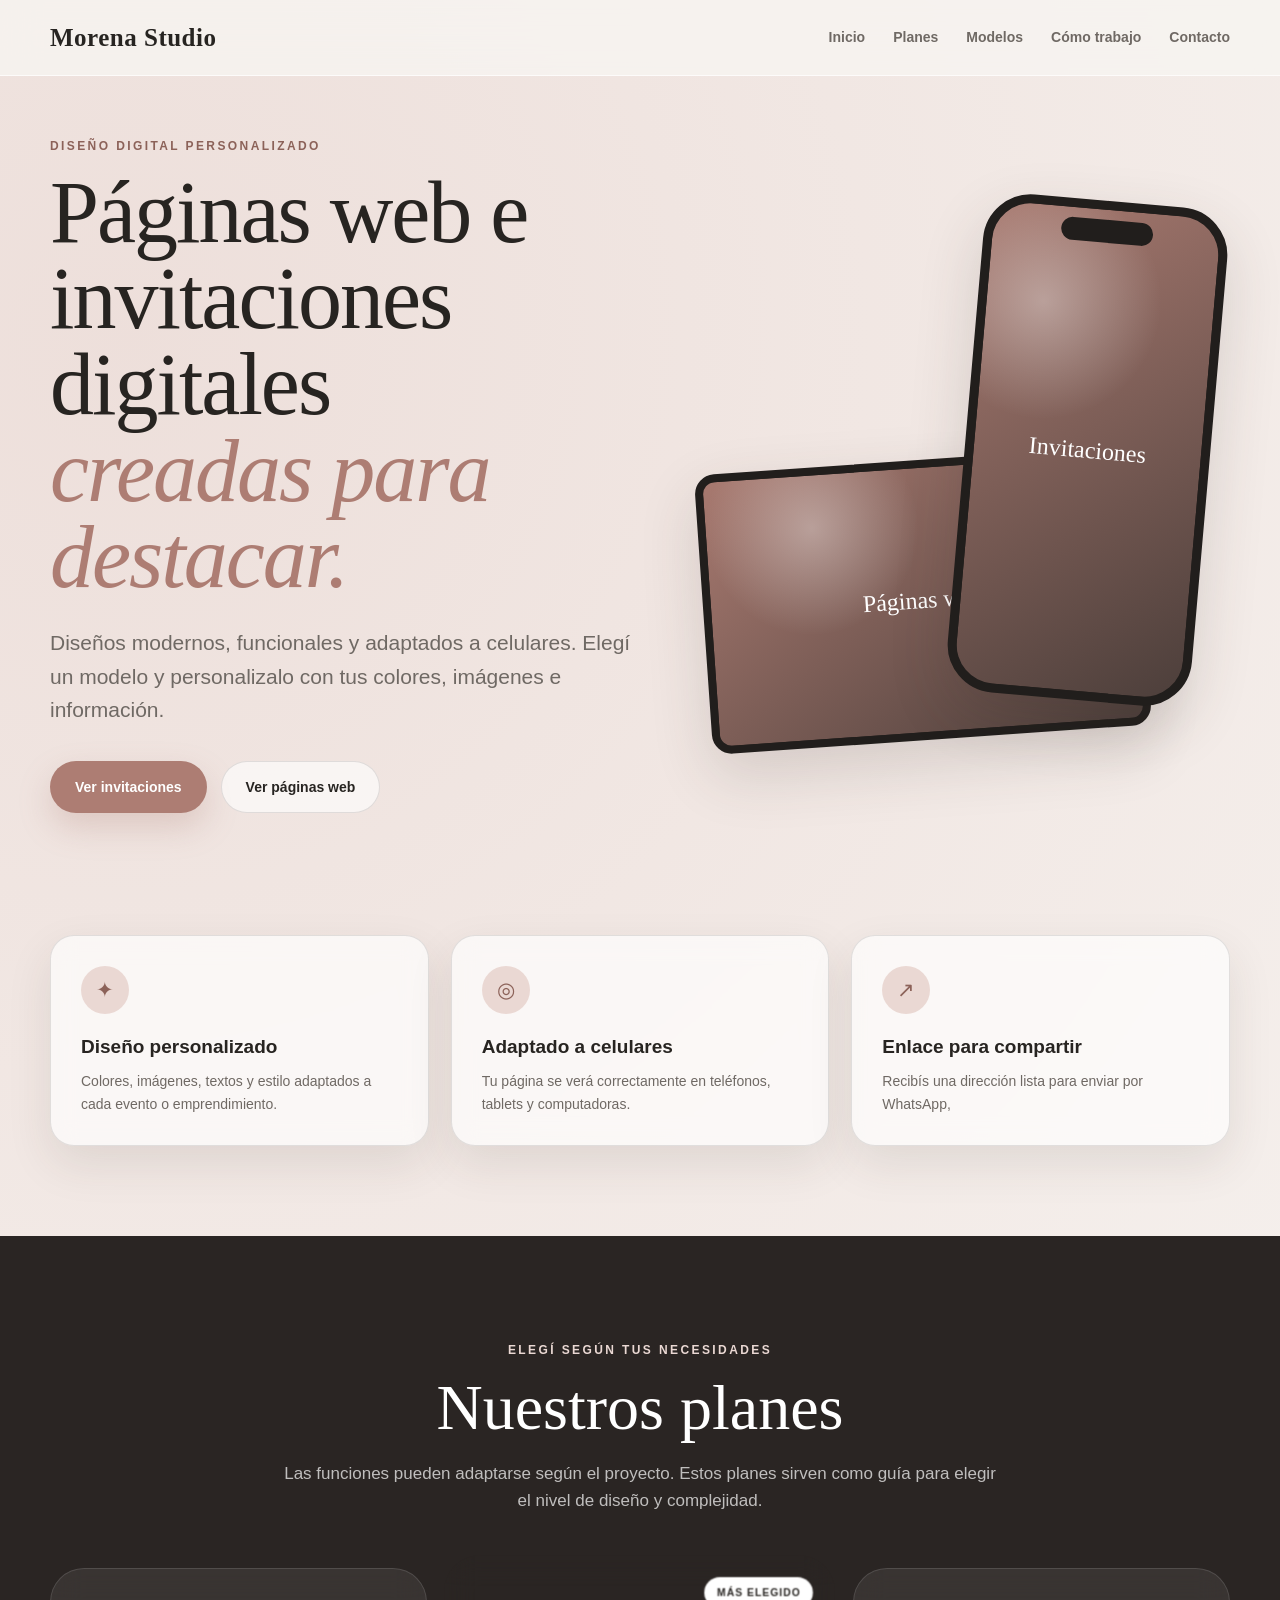
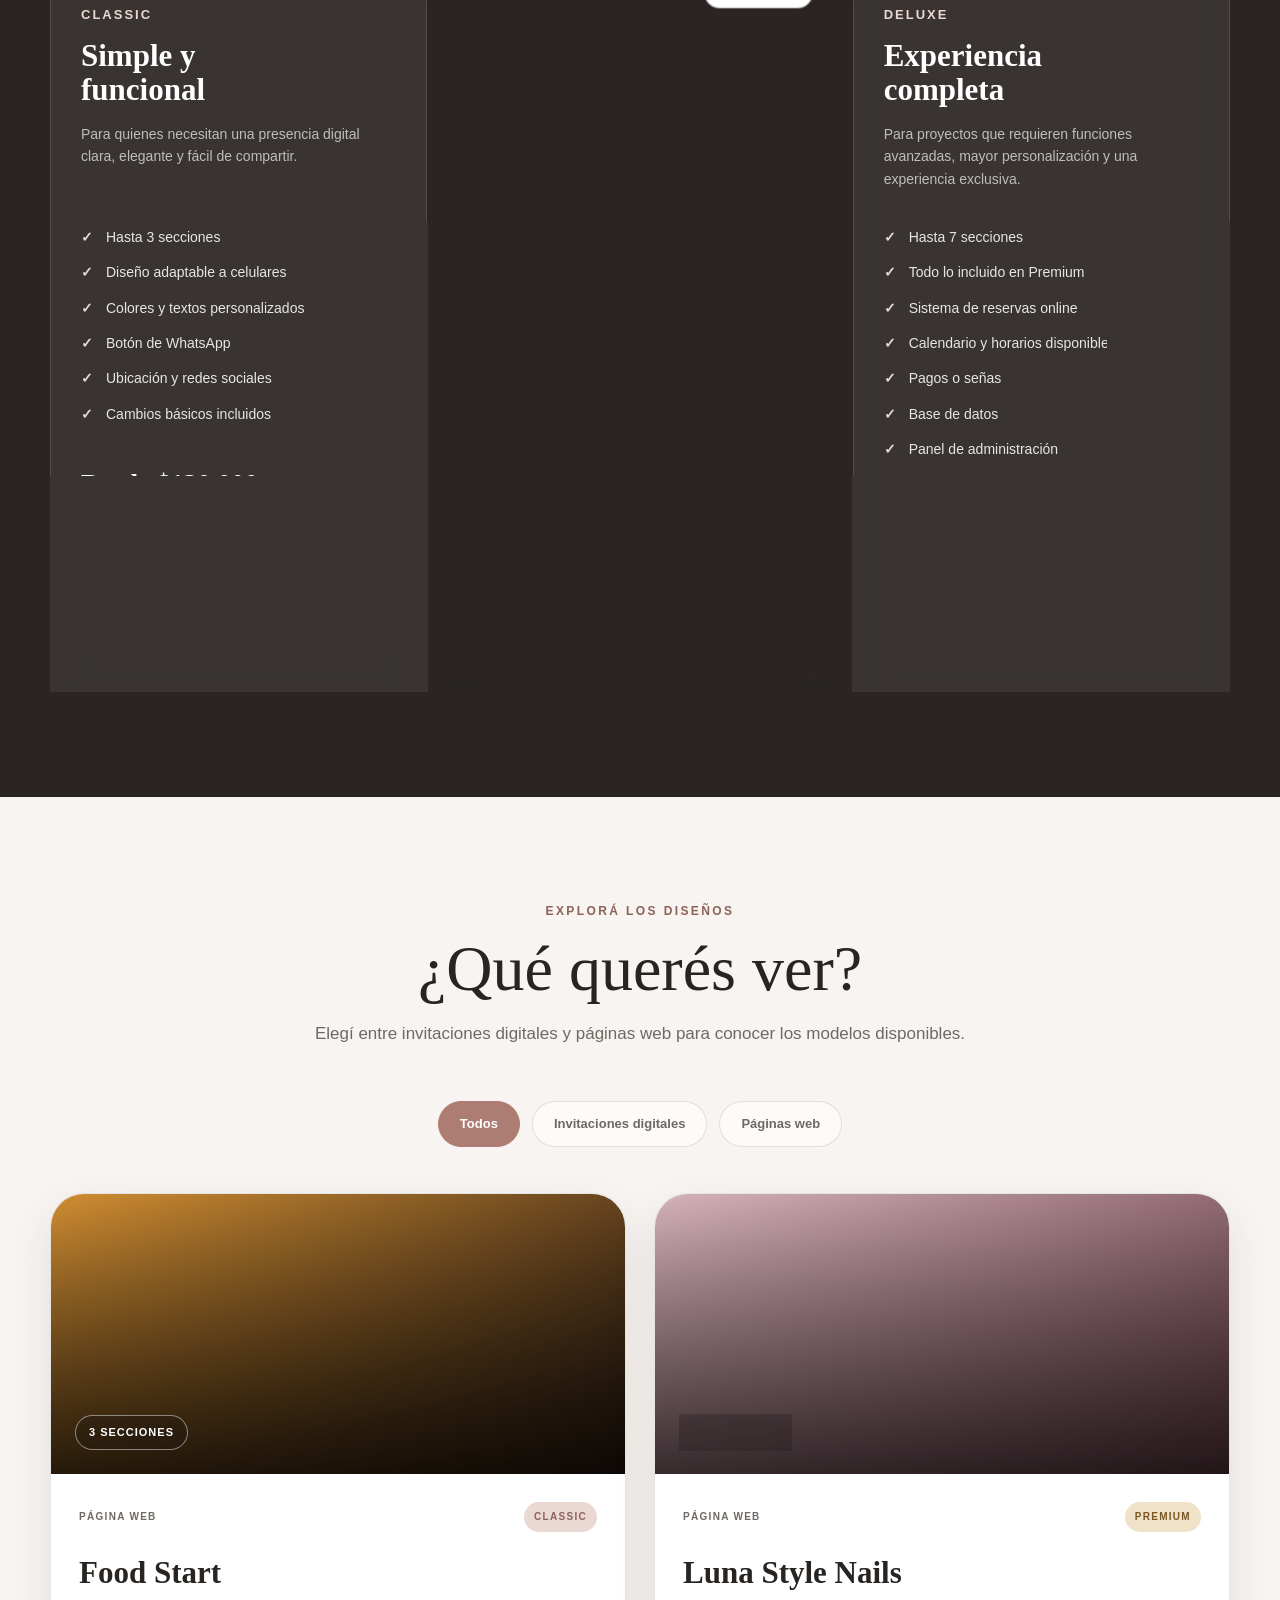
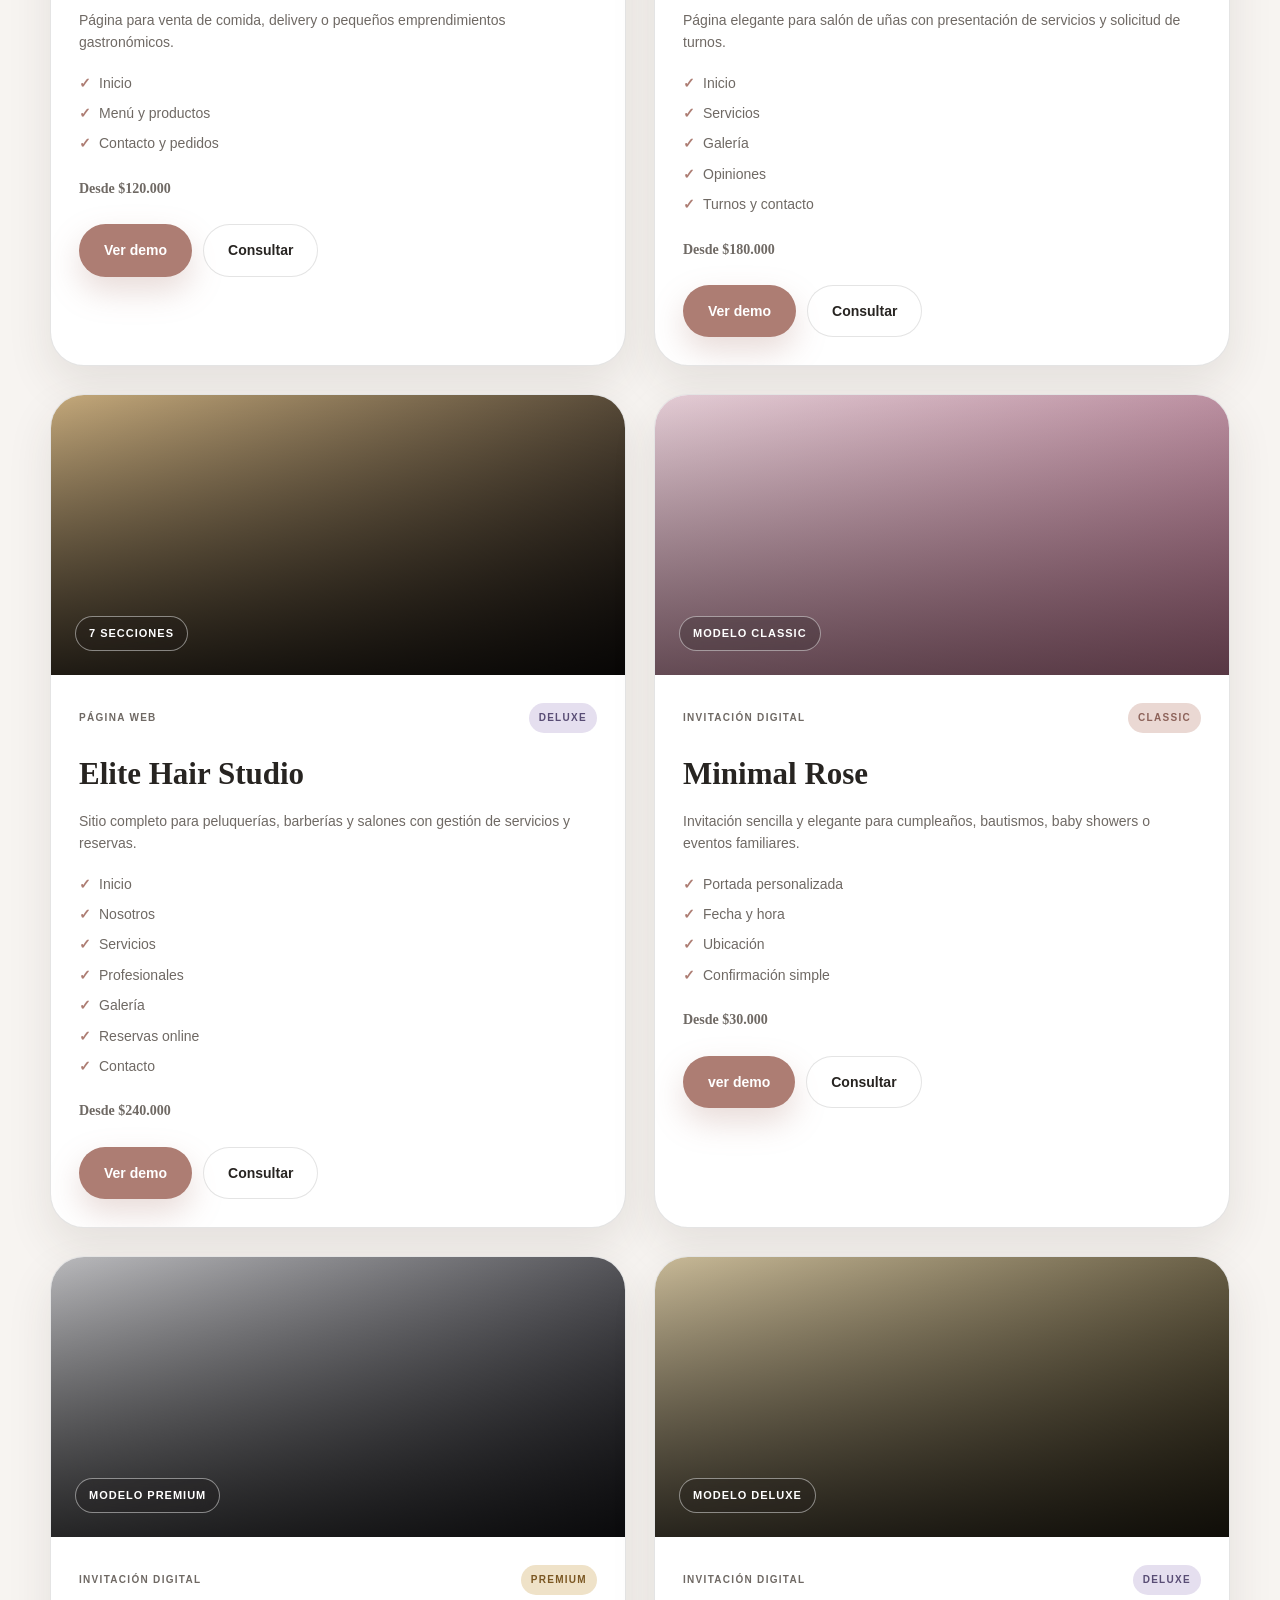
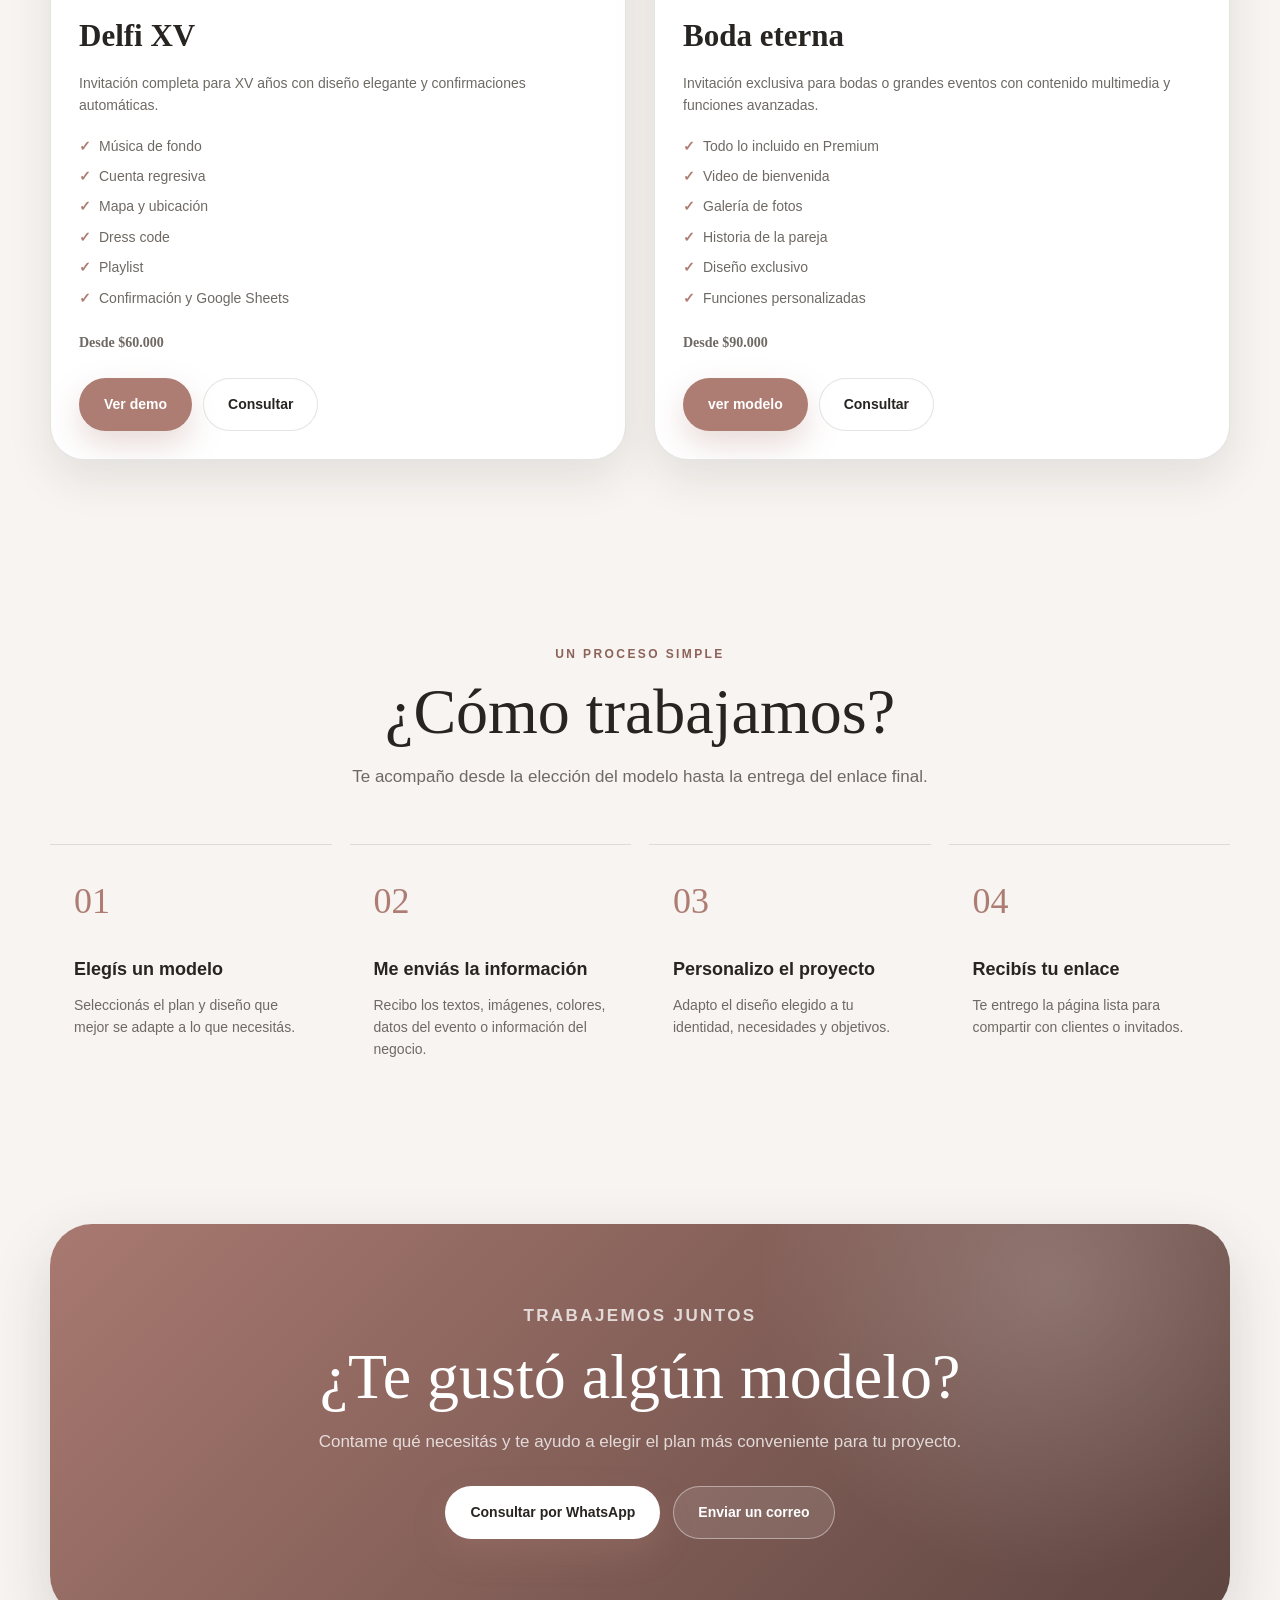
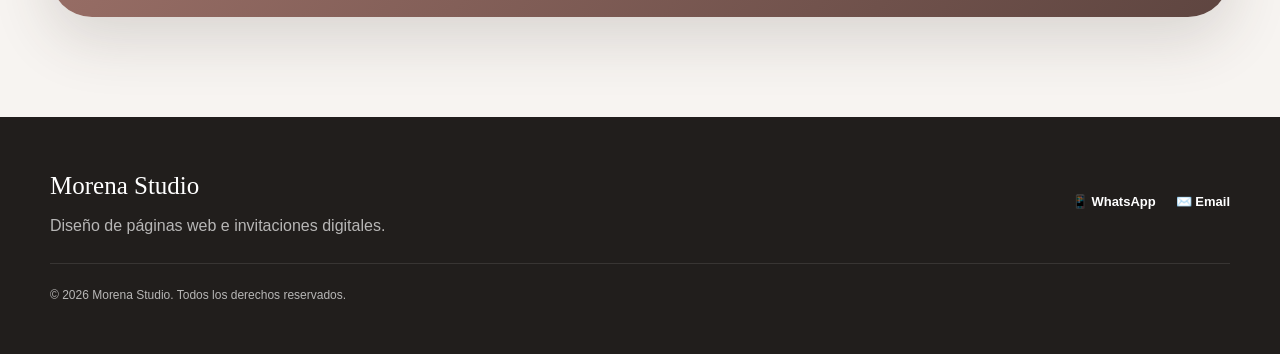
<file: index.html>
<!DOCTYPE html>
<html lang="es">
<head>
  <meta charset="UTF-8">

  <meta
    name="viewport"
    content="width=device-width, initial-scale=1.0"
  >

  <meta
    name="description"
    content="Diseño de páginas web e invitaciones digitales personalizadas."
  >

  <title>Morena Studio | Diseño web e invitaciones digitales</title>

  <link rel="stylesheet" href="style.css">
</head>

<body>

  <!-- ==================================
       ENCABEZADO
  =================================== -->

  <header class="encabezado">

    <a href="#inicio" class="logo">
      Morena Studio
    </a>

    <button
      type="button"
      class="boton-menu"
      id="boton-menu"
      aria-label="Abrir menú"
      aria-expanded="false"
    >
      ☰
    </button>

    <nav class="navegacion" id="navegacion">
      <a href="#inicio">Inicio</a>
      <a href="#planes">Planes</a>
      <a href="#modelos">Modelos</a>
      <a href="#proceso">Cómo trabajo</a>
      <a href="#contacto">Contacto</a>
    </nav>

  </header>


  <main>

    <!-- ==================================
         PORTADA
    =================================== -->

    <section class="portada" id="inicio">

      <div class="portada-contenido">

        <p class="etiqueta">
          Diseño digital personalizado
        </p>

        <h1>
          Páginas web e invitaciones digitales
          <span>creadas para destacar.</span>
        </h1>

        <p class="descripcion-portada">
          Diseños modernos, funcionales y adaptados a celulares.
          Elegí un modelo y personalizalo con tus colores, imágenes
          e información.
        </p>

        <div class="botones-portada">

          <button
            type="button"
            class="boton boton-principal filtro-portada"
            data-categoria="invitacion"
          >
            Ver invitaciones
          </button>

          <button
            type="button"
            class="boton boton-secundario filtro-portada"
            data-categoria="pagina"
          >
            Ver páginas web
          </button>

        </div>

      </div>


      <div class="portada-visual">

        <div class="mockup mockup-computadora">
          <div class="mockup-pantalla">
            <span>Páginas web</span>
          </div>
        </div>

        <div class="mockup mockup-celular">
          <div class="mockup-pantalla">
            <span>Invitaciones</span>
          </div>
        </div>

      </div>

    </section>


    <!-- ==================================
         BENEFICIOS
    =================================== -->

    <section class="beneficios">

      <article class="beneficio">
        <span class="beneficio-icono">✦</span>

        <h2>Diseño personalizado</h2>

        <p>
          Colores, imágenes, textos y estilo adaptados a cada
          evento o emprendimiento.
        </p>
      </article>


      <article class="beneficio">
        <span class="beneficio-icono">◎</span>

        <h2>Adaptado a celulares</h2>

        <p>
          Tu página se verá correctamente en teléfonos,
          tablets y computadoras.
        </p>
      </article>


      <article class="beneficio">
        <span class="beneficio-icono">↗</span>

        <h2>Enlace para compartir</h2>

        <p>
          Recibís una dirección lista para enviar por WhatsApp,
     
        </p>
      </article>

    </section>


    <!-- ==================================
         PLANES
    =================================== -->

    <section class="seccion planes" id="planes">

      <div class="encabezado-seccion">

        <p class="etiqueta">
          Elegí según tus necesidades
        </p>

        <h2>Nuestros planes</h2>

        <p>
          Las funciones pueden adaptarse según el proyecto.
          Estos planes sirven como guía para elegir el nivel de diseño
          y complejidad.
        </p>

      </div>


      <div class="contenedor-planes">

        <!-- PLAN CLASSIC -->

        <article class="tarjeta-plan">

          <p class="nombre-plan">Classic</p>

          <h3>Simple y funcional</h3>

          <p class="descripcion-plan">
            Para quienes necesitan una presencia digital clara,
            elegante y fácil de compartir.
          </p>

          <ul>
            <li>Hasta 3 secciones</li>
            <li>Diseño adaptable a celulares</li>
            <li>Colores y textos personalizados</li>
            <li>Botón de WhatsApp</li>
            <li>Ubicación y redes sociales</li>
            <li>Cambios básicos incluidos</li>
          </ul>

          <p class="precio-plan">
            Desde $120.000
          </p>

          <a
            href="#modelos"
            class="boton boton-secundario enlace-plan"
            data-plan="classic"
          >
            Ver modelos Classic
          </a>

        </article>


        <!-- PLAN PREMIUM -->

        <article class="tarjeta-plan plan-destacado">

          <span class="insignia-plan">
            Más elegido
          </span>

          <p class="nombre-plan">Premium</p>

          <h3>Más diseño y funciones</h3>

          <p class="descripcion-plan">
            Ideal para mostrar servicios, captar clientes
            y ofrecer una experiencia más completa.
          </p>

          <ul>
            <li>Hasta 5 secciones</li>
            <li>Todo lo incluido en Classic</li>
            <li>Animaciones y transiciones</li>
            <li>Galería de imágenes</li>
            <li>Formularios personalizados</li>
            <li>Google Maps integrado</li>
            <li>Reservas o confirmaciones</li>
            <li>Integración con Google Sheets</li>
          </ul>

          <p class="precio-plan">
            Desde $180.000
          </p>

          <a
            href="#modelos"
            class="boton boton-principal enlace-plan"
            data-plan="premium"
          >
            Ver modelos Premium
          </a>

        </article>


        <!-- PLAN DELUXE -->

        <article class="tarjeta-plan">

          <p class="nombre-plan">Deluxe</p>

          <h3>Experiencia completa</h3>

          <p class="descripcion-plan">
            Para proyectos que requieren funciones avanzadas,
            mayor personalización y una experiencia exclusiva.
          </p>

          <ul>
            <li>Hasta 7 secciones</li>
            <li>Todo lo incluido en Premium</li>
            <li>Sistema de reservas online</li>
            <li>Calendario y horarios disponibles</li>
            <li>Pagos o señas</li>
            <li>Base de datos</li>
            <li>Panel de administración</li>
            <li>Diseño totalmente exclusivo</li>
          </ul>

          <p class="precio-plan">
            Desde $240.000
          </p>

          <a
            href="#modelos"
            class="boton boton-secundario enlace-plan"
            data-plan="deluxe"
          >
            Ver modelos Deluxe
          </a>

        </article>

      </div>

    </section>


    <!-- ==================================
         MODELOS
    =================================== -->

    <section class="seccion modelos" id="modelos">

      <div class="encabezado-seccion">

        <p class="etiqueta">
          Explorá los diseños
        </p>

        <h2>¿Qué querés ver?</h2>

        <p>
          Elegí entre invitaciones digitales y páginas web
          para conocer los modelos disponibles.
        </p>

      </div>


      <!-- BOTONES DE FILTRO -->

      <div class="selector-categorias">

        <button
          type="button"
          class="boton-filtro activo"
          data-filtro="todos"
        >
          Todos
        </button>

        <button
          type="button"
          class="boton-filtro"
          data-filtro="invitacion"
        >
          Invitaciones digitales
        </button>

        <button
          type="button"
          class="boton-filtro"
          data-filtro="pagina"
        >
          Páginas web
        </button>

      </div>


      <div class="grilla-modelos">

        <!-- ==================================
             PÁGINA WEB CLASSIC:
             VENTA DE COMIDA
        =================================== -->

        <article
          class="tarjeta-modelo"
          data-categoria="pagina"
          data-plan="classic"
        >

          <div class="imagen-modelo modelo-pagina-comida">
            <span>3 secciones</span>
          </div>

          <div class="contenido-modelo">

            <div class="datos-modelo">
              <span class="categoria-modelo">
                Página web
              </span>

              <span class="plan-modelo">
                Classic
              </span>
            </div>

            <h3>Food Start</h3>

            <p>
              Página para venta de comida, delivery o pequeños
              emprendimientos gastronómicos.
            </p>

            <ul class="lista-secciones">
              <li>Inicio</li>
              <li>Menú y productos</li>
              <li>Contacto y pedidos</li>
            </ul>

            <p class="precio-modelo">
              Desde $120.000
            </p>

            <div class="acciones-modelo">

              <a
               href="paginasWeb/FoodStart/index.html"
                target="_blank"
                class="boton boton-principal"
              >
                Ver demo
              </a>

              <a
                href="https://wa.me/5492634475730?text=Hola,%20quiero%20consultar%20por%20la%20página%20Food%20Start%20del%20plan%20Classic."
                target="_blank"
                class="boton boton-secundario"
              >
                Consultar
              </a>

            </div>

          </div>

        </article>


        <!-- ==================================
             PÁGINA WEB PREMIUM:
             SALÓN DE UÑAS
        =================================== -->

        <article
          class="tarjeta-modelo"
          data-categoria="pagina"
          data-plan="premium"
        >

          <div class="imagen-modelo modelo-pagina-unas">
            <span>5 secciones</span>
          </div>

          <div class="contenido-modelo">

            <div class="datos-modelo">
              <span class="categoria-modelo">
                Página web
              </span>

              <span class="plan-modelo premium">
                Premium
              </span>
            </div>

            <h3>Luna Style Nails</h3>

            <p>
              Página elegante para salón de uñas con presentación
              de servicios y solicitud de turnos.
            </p>

            <ul class="lista-secciones">
              <li>Inicio</li>
              <li>Servicios</li>
              <li>Galería</li>
              <li>Opiniones</li>
              <li>Turnos y contacto</li>
            </ul>

            <p class="precio-modelo">
              Desde $180.000
            </p>

            <div class="acciones-modelo">

              <a
               href="paginasWeb/LunaStyle/index.html"
                target="_blank"
                class="boton boton-principal"
              >
                Ver demo
              </a>

              <a
                href="https://wa.me/5492634475730?text=Hola,%20quiero%20consultar%20por%20la%20página%20Luna%20Style%20Nails%20del%20plan%20Premium."
                target="_blank"
                class="boton boton-secundario"
              >
                Consultar
              </a>

            </div>

          </div>

        </article>


        <!-- ==================================
             PÁGINA WEB DELUXE:
             PELUQUERÍA
        =================================== -->

        <article
          class="tarjeta-modelo"
          data-categoria="pagina"
          data-plan="deluxe"
        >

          <div class="imagen-modelo modelo-pagina-peluqueria">
            <span>7 secciones</span>
          </div>

          <div class="contenido-modelo">

            <div class="datos-modelo">
              <span class="categoria-modelo">
                Página web
              </span>

              <span class="plan-modelo deluxe">
                Deluxe
              </span>
            </div>

            <h3>Elite Hair Studio</h3>

            <p>
              Sitio completo para peluquerías, barberías y salones
              con gestión de servicios y reservas.
            </p>

            <ul class="lista-secciones">
              <li>Inicio</li>
              <li>Nosotros</li>
              <li>Servicios</li>
              <li>Profesionales</li>
              <li>Galería</li>
              <li>Reservas online</li>
              <li>Contacto</li>
            </ul>

            <p class="precio-modelo">
              Desde $240.000
            </p>

            <div class="acciones-modelo">

              <a
               href="paginasWeb/EliteHair/index.html"
                target="_blank"
                class="boton boton-principal"
              >
                Ver demo
              </a>

              <a
                href="https://wa.me/5492634475730?text=Hola,%20quiero%20consultar%20por%20la%20página%20Elite%20Hair%20Studio%20del%20plan%20Deluxe."
                target="_blank"
                class="boton boton-secundario"
              >
                Consultar
              </a>

            </div>

          </div>

        </article>


        <!-- ==================================
             INVITACIÓN CLASSIC
        =================================== -->

        <article
          class="tarjeta-modelo"
          data-categoria="invitacion"
          data-plan="classic"
        >

          <div class="imagen-modelo modelo-invitacion-classic">
            <span>Modelo Classic</span>
          </div>

          <div class="contenido-modelo">

            <div class="datos-modelo">
              <span class="categoria-modelo">
                Invitación digital
              </span>

              <span class="plan-modelo">
                Classic
              </span>
            </div>

            <h3>Minimal Rose</h3>

            <p>
              Invitación sencilla y elegante para cumpleaños,
              bautismos, baby showers o eventos familiares.
            </p>

            <ul class="lista-secciones">
              <li>Portada personalizada</li>
              <li>Fecha y hora</li>
              <li>Ubicación</li>
              <li>Confirmación simple</li>
            </ul>

            <p class="precio-modelo">
              Desde $30.000
            </p>

            <div class="acciones-modelo">

              <a
                href="invitaciones/minimalrose/index.html"
                class="boton boton-principal"
              >
                ver demo
              </a>

              <a
                href="invitaciones/minimalrose/index.html"
                target="_blank"
                class="boton boton-secundario"
              >
                Consultar
              </a>

            </div>

          </div>

        </article>


        <!-- ==================================
             INVITACIÓN PREMIUM
        =================================== -->

        <article
          class="tarjeta-modelo"
          data-categoria="invitacion"
          data-plan="premium"
        >

          <div class="imagen-modelo modelo-invitacion-premium">
            <span>Modelo Premium</span>
          </div>

          <div class="contenido-modelo">

            <div class="datos-modelo">
              <span class="categoria-modelo">
                Invitación digital
              </span>

              <span class="plan-modelo premium">
                Premium
              </span>
            </div>

            <h3>Delfi XV</h3>

            <p>
              Invitación completa para XV años con diseño elegante
              y confirmaciones automáticas.
            </p>

            <ul class="lista-secciones">
              <li>Música de fondo</li>
              <li>Cuenta regresiva</li>
              <li>Mapa y ubicación</li>
              <li>Dress code</li>
              <li>Playlist</li>
              <li>Confirmación y Google Sheets</li>
            </ul>

            <p class="precio-modelo">
              Desde $60.000
            </p>

            <div class="acciones-modelo">

              <a
                href="invitaciones/Delfi 15/index.html"
                target="_blank"
                class="boton boton-principal"
              >
                Ver demo
              </a>

              <a
                href="https://wa.me/5492634475730?text=Hola,%20quiero%20consultar%20por%20la%20invitación%20XV%20Silver%20Night%20Premium."
                target="_blank"
                class="boton boton-secundario"
              >
                Consultar
              </a>

            </div>

          </div>

        </article>


        <!-- ==================================
             INVITACIÓN DELUXE
        =================================== -->

        <article
          class="tarjeta-modelo"
          data-categoria="invitacion"
          data-plan="deluxe"
        >

          <div class="imagen-modelo modelo-invitacion-deluxe">
            <span>Modelo Deluxe</span>
          </div>

          <div class="contenido-modelo">

            <div class="datos-modelo">
              <span class="categoria-modelo">
                Invitación digital
              </span>

              <span class="plan-modelo deluxe">
                Deluxe
              </span>
            </div>

            <h3>Boda eterna</h3>

            <p>
              Invitación exclusiva para bodas o grandes eventos
              con contenido multimedia y funciones avanzadas.
            </p>

            <ul class="lista-secciones">
              <li>Todo lo incluido en Premium</li>
              <li>Video de bienvenida</li>
              <li>Galería de fotos</li>
              <li>Historia de la pareja</li>
              <li>Diseño exclusivo</li>
              <li>Funciones personalizadas</li>
            </ul>

            <p class="precio-modelo">
              Desde $90.000
            </p>

            <div class="acciones-modelo">

              <a
                href="invitaciones/BodaEterna/index.html"
                class="boton boton-principal"
              >
                ver modelo 
              </a>

              <a
                href="https://wa.me/5492634475730?text=Hola,%20quiero%20consultar%20por%20una%20invitación%20digital%20Deluxe."
                target="_blank"
                class="boton boton-secundario"
              >
                Consultar
              </a>

            </div>

          </div>

        </article>

      </div>

    </section>


    <!-- ==================================
         PROCESO
    =================================== -->

    <section class="seccion proceso" id="proceso">

      <div class="encabezado-seccion">

        <p class="etiqueta">
          Un proceso simple
        </p>

        <h2>¿Cómo trabajamos?</h2>

        <p>
          Te acompaño desde la elección del modelo
          hasta la entrega del enlace final.
        </p>

      </div>


      <div class="pasos">

        <article class="paso">
          <span>01</span>

          <h3>Elegís un modelo</h3>

          <p>
            Seleccionás el plan y diseño que mejor se adapte
            a lo que necesitás.
          </p>
        </article>


        <article class="paso">
          <span>02</span>

          <h3>Me enviás la información</h3>

          <p>
            Recibo los textos, imágenes, colores,
            datos del evento o información del negocio.
          </p>
        </article>


        <article class="paso">
          <span>03</span>

          <h3>Personalizo el proyecto</h3>

          <p>
            Adapto el diseño elegido a tu identidad,
            necesidades y objetivos.
          </p>
        </article>


        <article class="paso">
          <span>04</span>

          <h3>Recibís tu enlace</h3>

          <p>
            Te entrego la página lista para compartir
            con clientes o invitados.
          </p>
        </article>

      </div>

    </section>


    <!-- ==================================
         CONTACTO
    =================================== -->

    <section class="contacto" id="contacto">

      <div class="contacto-contenido">

        <p class="etiqueta">
          Trabajemos juntos
        </p>

        <h2>¿Te gustó algún modelo?</h2>

        <p>
          Contame qué necesitás y te ayudo a elegir
          el plan más conveniente para tu proyecto.
        </p>

        <div class="contacto-botones">

          <a
            href="https://wa.me/5492634475730?text=Hola,%20quiero%20consultar%20por%20una%20página%20web%20o%20invitación%20digital."
            target="_blank"
            class="boton boton-principal"
          >
            Consultar por WhatsApp
          </a>

          <a
            href="mailto:fernandezmorena8@gmail.com"
            class="boton boton-secundario"
          >
            Enviar un correo
          </a>

        </div>

      </div>

    </section>

  </main>


  <!-- ==================================
       PIE DE PÁGINA
  =================================== -->

  <footer class="pie">

    <div>
      <p class="logo-pie">
        Morena Studio
      </p>

      <p>
        Diseño de páginas web e invitaciones digitales.
      </p>
    </div>


    <div class="redes">

      <a
        href="https://wa.me/5492634475730"
        target="_blank"
      >
       📱 WhatsApp
    </a>

      <a href="mailto:fernandezmorena8@gmail.com">
      ✉️ Email
      </a>
    </div>


    <p class="copyright">
      © 2026 Morena Studio. Todos los derechos reservados.
    </p>

  </footer>


  <script src="script.js"></script>

</body>
</html>
</file>
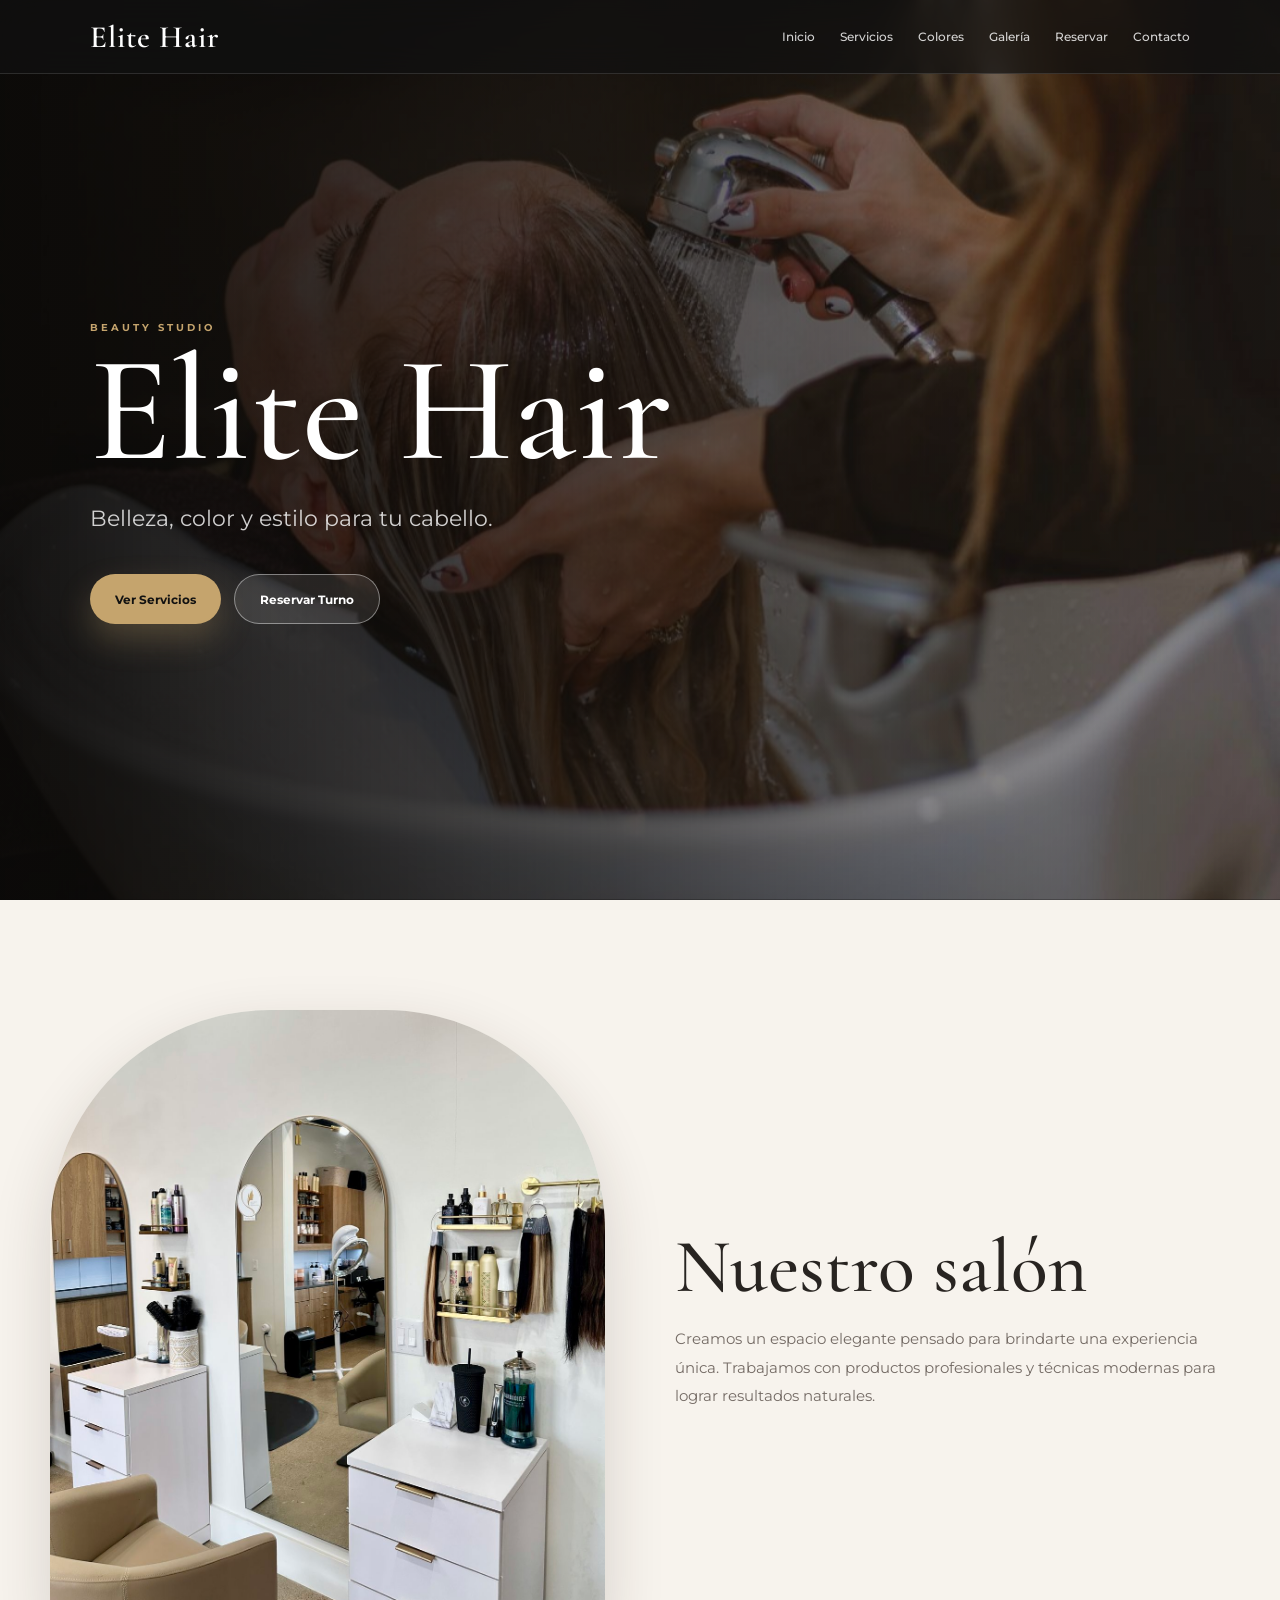
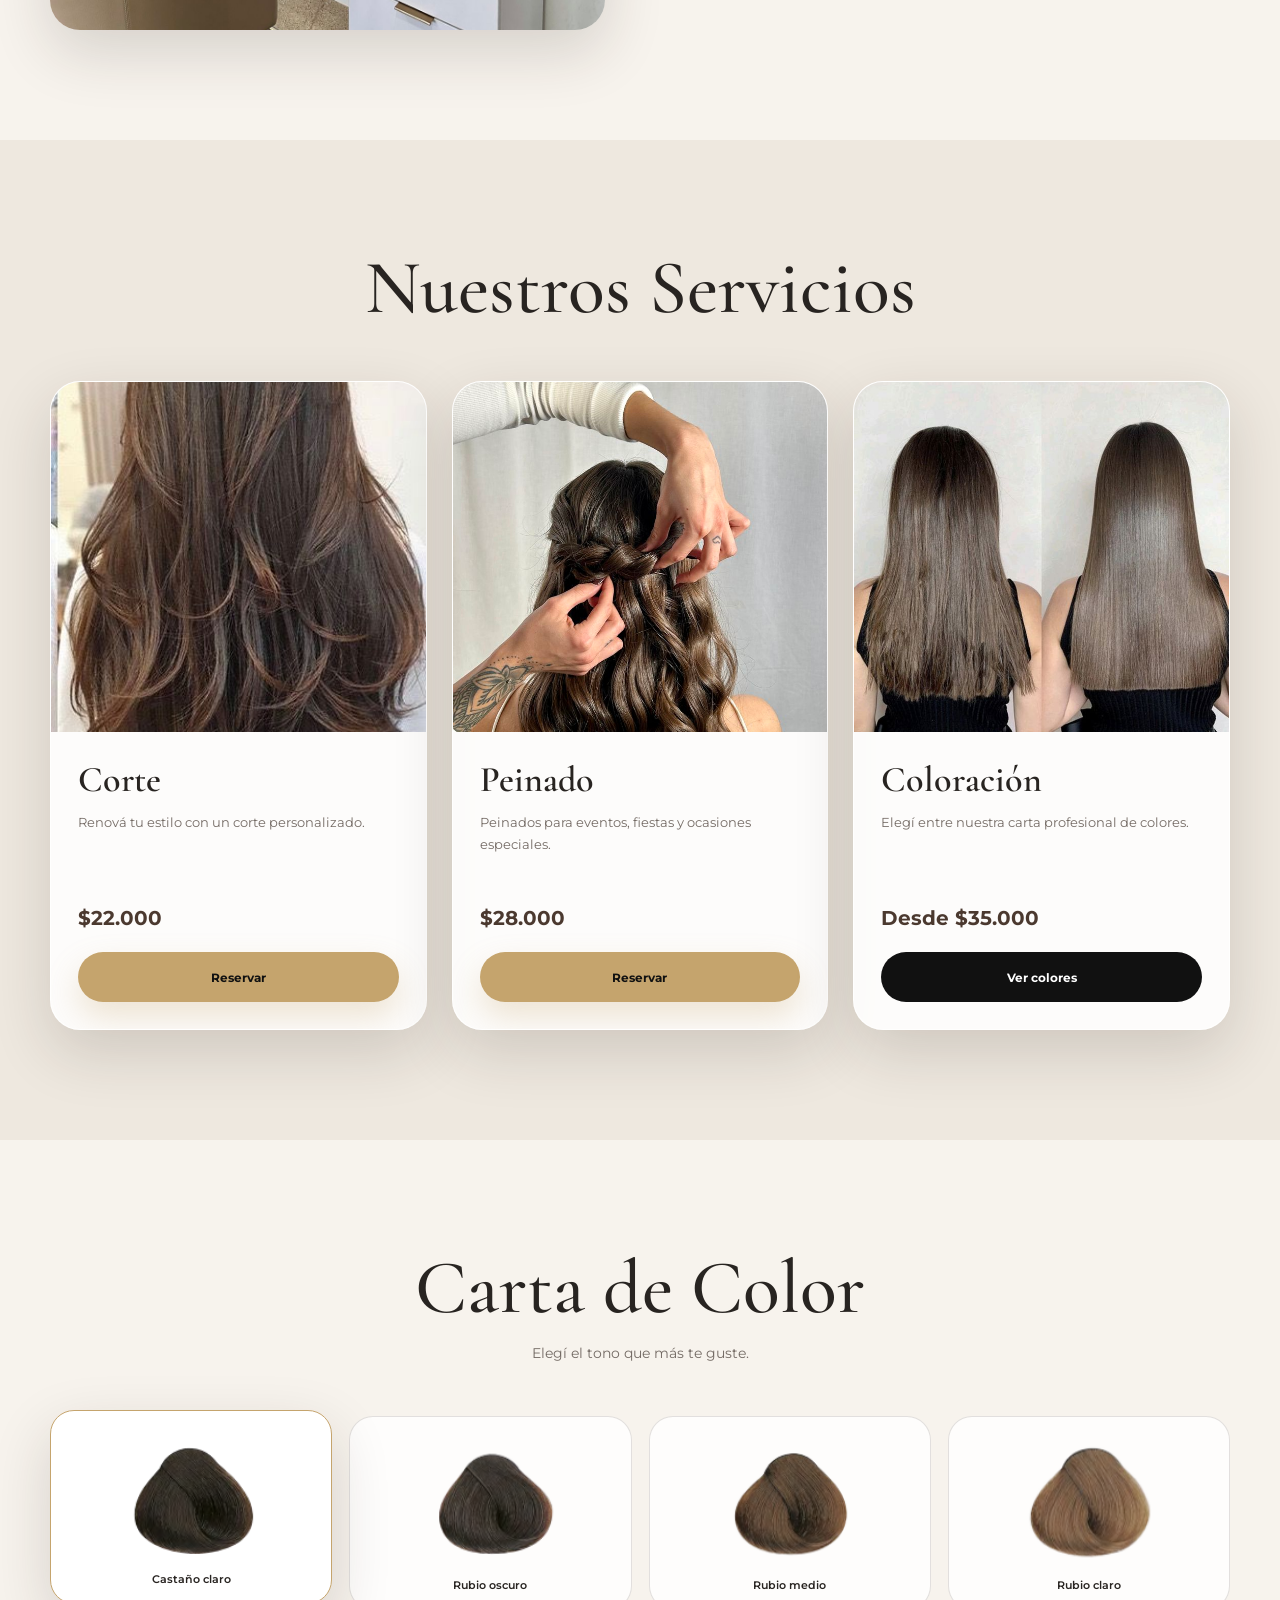
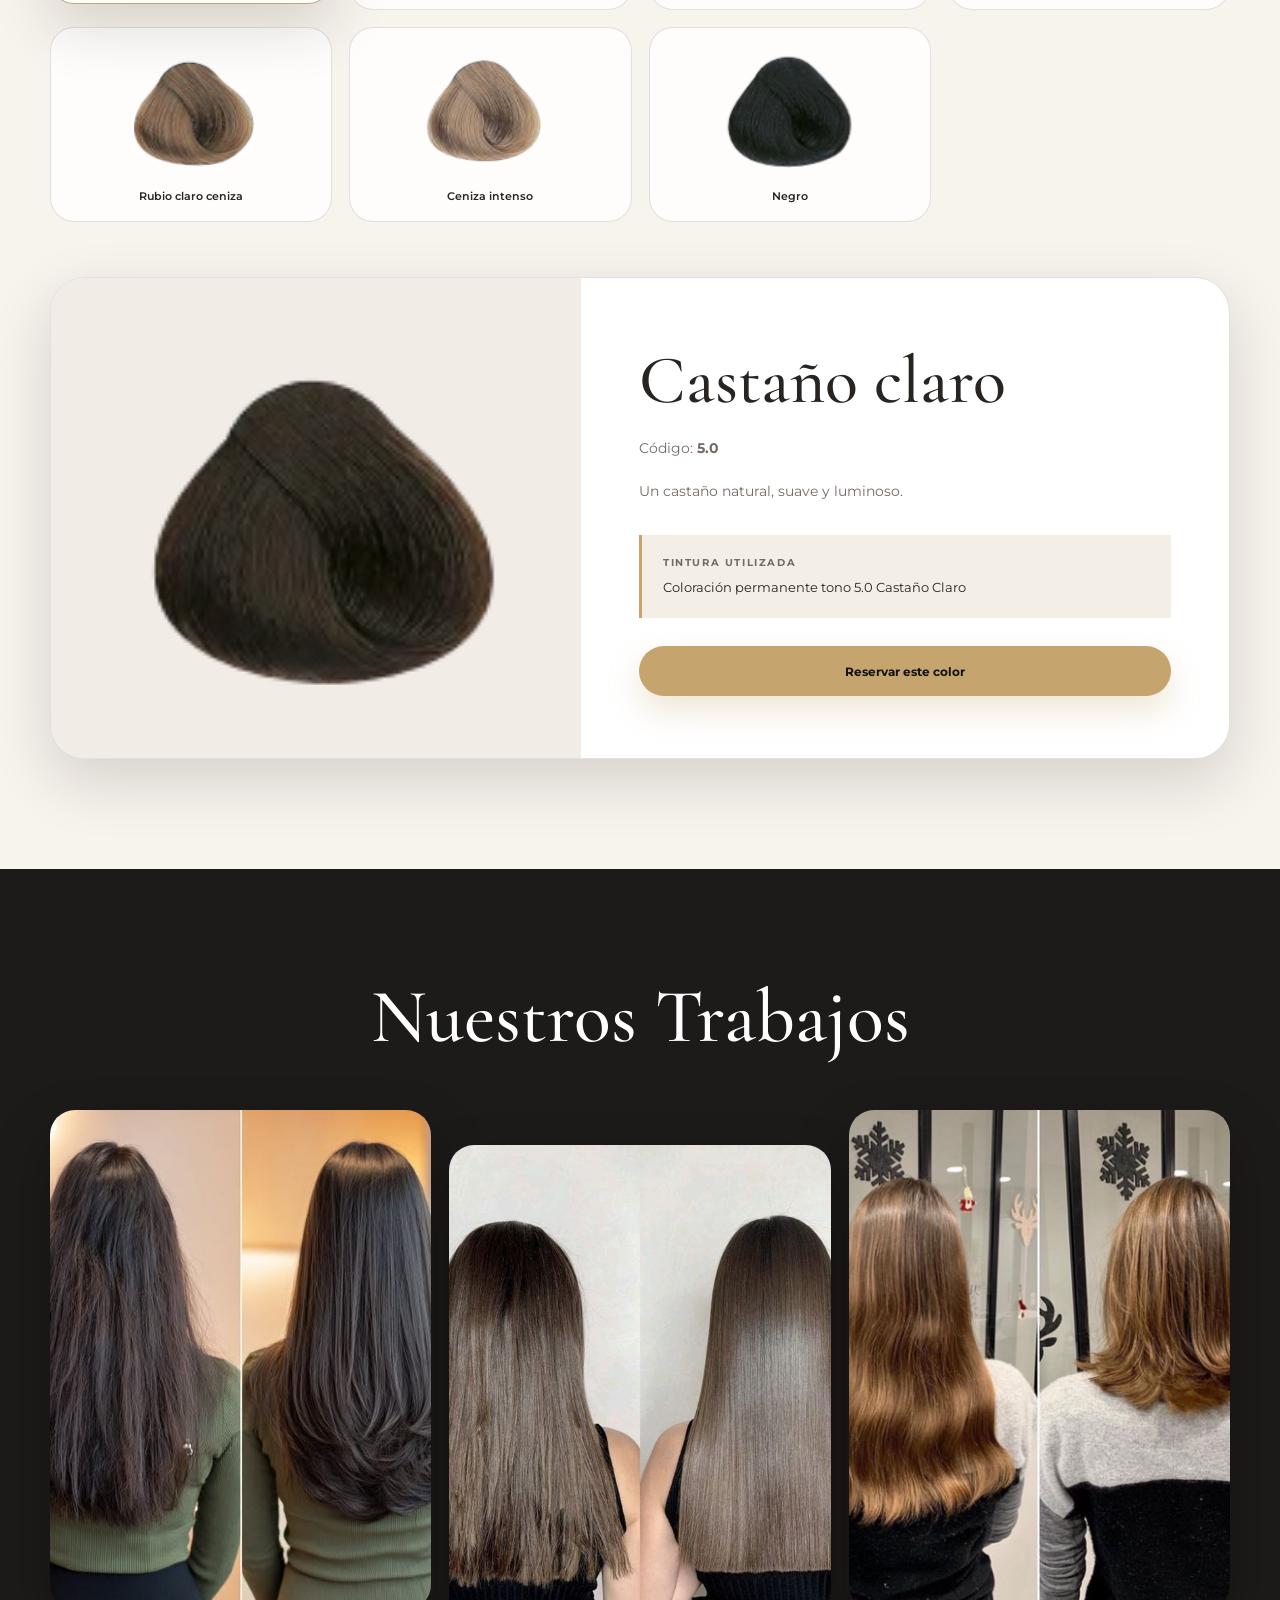
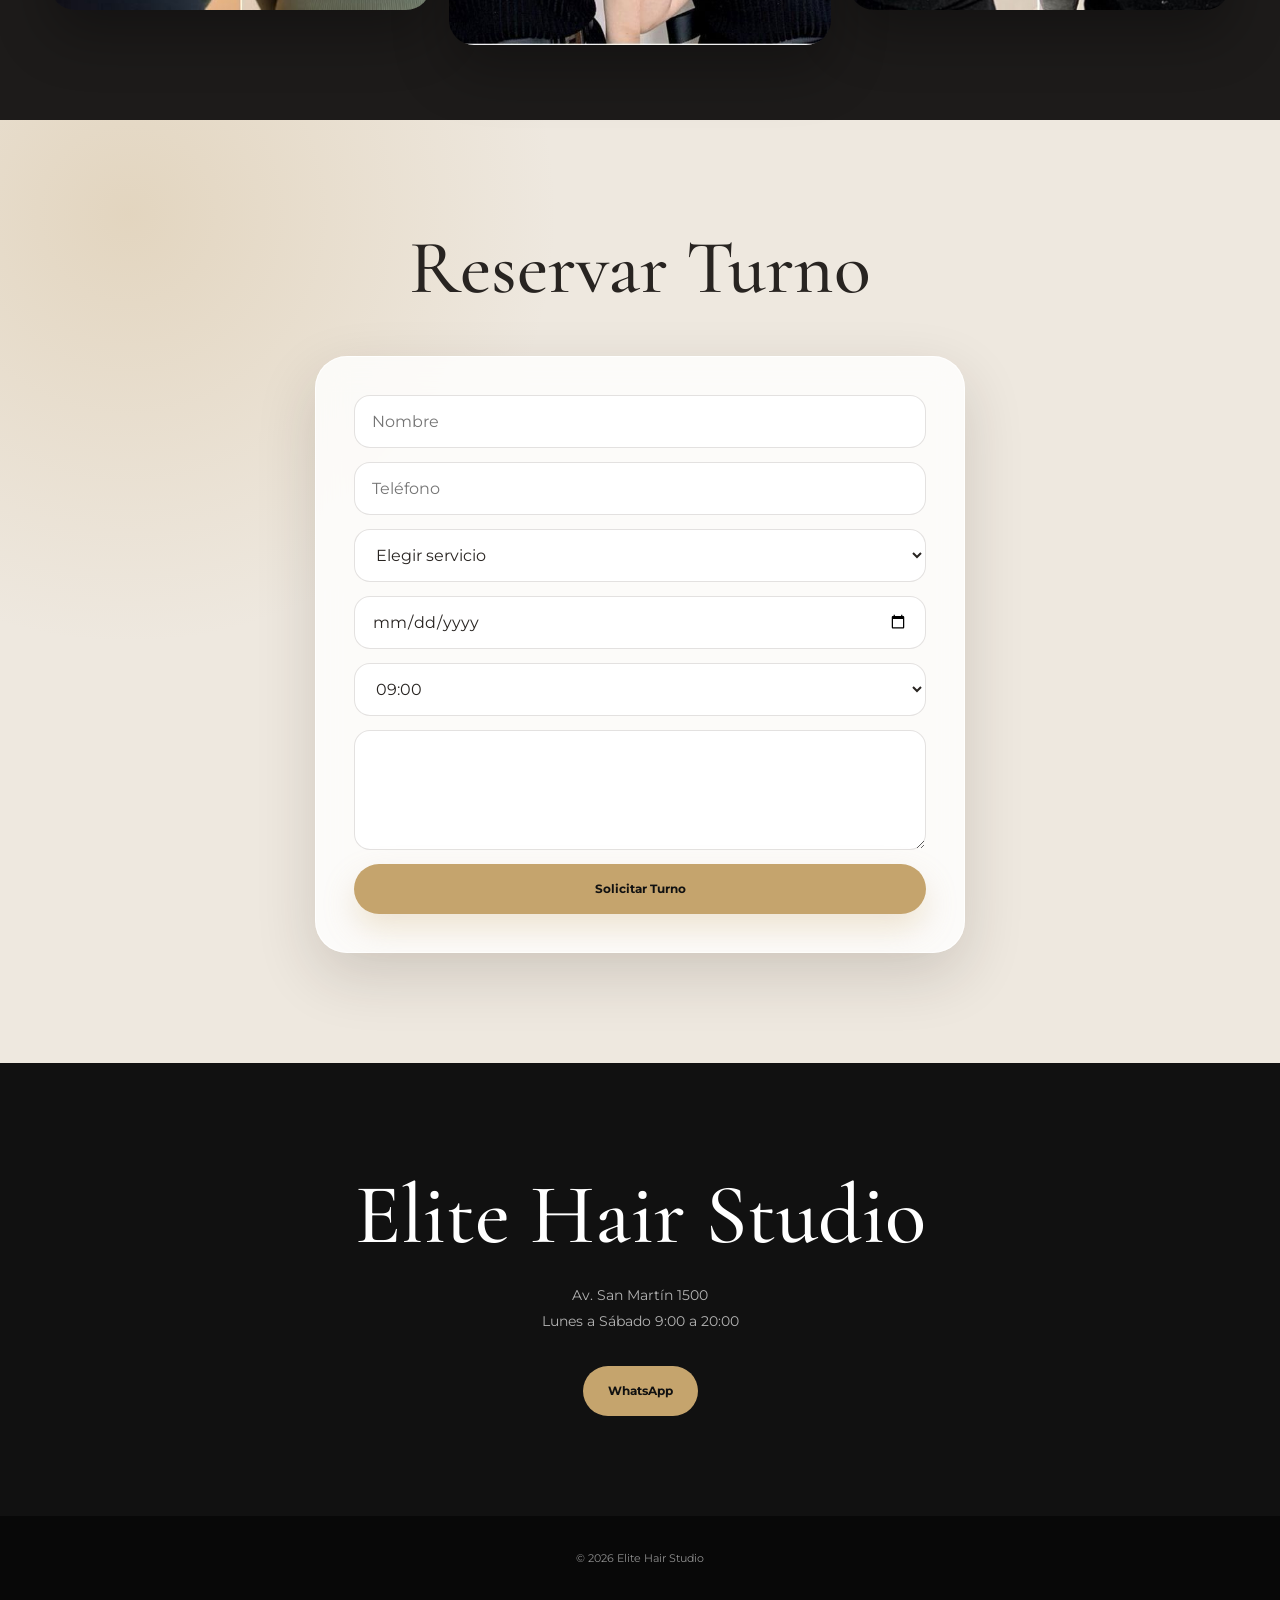
<file: paginasWeb/EliteHair/index.html>
<!DOCTYPE html>
<html lang="es">

<head>

    <meta charset="UTF-8">

    <meta name="viewport" content="width=device-width, initial-scale=1.0">

    <title>Elite Hair Studio</title>

    <link rel="stylesheet" href="style.css">

    <link rel="preconnect" href="https://fonts.googleapis.com">

    <link rel="preconnect" href="https://fonts.gstatic.com" crossorigin>

    <link href="https://fonts.googleapis.com/css2?family=Cormorant+Garamond:wght@400;500;600;700&family=Montserrat:wght@300;400;500;600&display=swap" rel="stylesheet">

</head>

<body>

<header>

    <div class="logo">
        Elite Hair
    </div>

    <nav>

        <a href="#inicio">Inicio</a>

        <a href="#servicios">Servicios</a>

        <a href="#colores">Colores</a>

        <a href="#galeria">Galería</a>

        <a href="#reserva">Reservar</a>

        <a href="#contacto">Contacto</a>

    </nav>

</header>



<!-- ======================= -->

<!-- PORTADA -->

<!-- ======================= -->

<section class="hero" id="inicio">

    <img src="img/portada.jpg" class="hero-img">

    <div class="overlay"></div>

    <div class="hero-content">

        <p>Beauty Studio</p>

        <h1>Elite Hair</h1>

        <span>
            Belleza, color y estilo para tu cabello.
        </span>

        <div class="hero-buttons">

            <a href="#servicios" class="btn-gold">
                Ver Servicios
            </a>

            <a href="#reserva" class="btn-glass">
                Reservar Turno
            </a>

        </div>

    </div>

</section>



<!-- ======================= -->

<!-- SOBRE NOSOTROS -->

<!-- ======================= -->

<section class="about">

    <div class="about-img">

        <img src="img/salon.jpg">

    </div>

    <div class="about-text">

        <h2>
            Nuestro salón
        </h2>

        <p>

            Creamos un espacio elegante pensado para brindarte una experiencia única.

            Trabajamos con productos profesionales y técnicas modernas para lograr resultados naturales.

        </p>

    </div>

</section>



<!-- ======================= -->

<!-- SERVICIOS -->

<!-- ======================= -->

<section id="servicios">

<h2 class="titulo">

Nuestros Servicios

</h2>

<div class="cards">



<div class="card">

<img src="img/corte.jpg">

<h3>

Corte

</h3>

<p>

Renová tu estilo con un corte personalizado.

</p>

<span>

$22.000

</span>

<button>

Reservar

</button>

</div>



<div class="card">

<img src="img/peinado.jpg">

<h3>

Peinado

</h3>

<p>

Peinados para eventos, fiestas y ocasiones especiales.

</p>

<span>

$28.000

</span>

<button>

Reservar

</button>

</div>



<div class="card">

<img src="img/galeria2.jpg">

<h3>

Coloración

</h3>

<p>

Elegí entre nuestra carta profesional de colores.

</p>

<span>

Desde $35.000

</span>

<a href="#colores">

Ver colores

</a>

</div>



</div>

</section>
<!-- ======================= -->
<!-- CARTA DE COLORES -->
<!-- ======================= -->

<section id="colores">

    <h2 class="titulo">
        Carta de Color
    </h2>

    <p class="subtitulo">
        Elegí el tono que más te guste.
    </p>

    <div class="selector-colores">

        <button class="mechon activo"

            data-nombre="Castaño claro"

            data-codigo="5.0"

            data-tintura="Coloración permanente tono 5.0 Castaño Claro"

            data-descripcion="Un castaño natural, suave y luminoso."

            data-imagen="img/mechones/castano-claro.jpg">

            <img src="img/mechones/castano-claro.jpg">

            <span>Castaño claro</span>

        </button>


        <button class="mechon"

            data-nombre="Rubio oscuro"

            data-codigo="6.0"

            data-tintura="Coloración permanente tono 6.0 Rubio Oscuro"

            data-descripcion="Rubio oscuro natural."

            data-imagen="img/mechones/rubio-oscuro.jpg">

            <img src="img/mechones/rubio-oscuro.jpg">

            <span>Rubio oscuro</span>

        </button>


        <button class="mechon"

            data-nombre="Rubio medio"

            data-codigo="7.0"

            data-tintura="Coloración permanente tono 7.0 Rubio Medio"

            data-descripcion="Rubio medio clásico."

            data-imagen="img/mechones/rubio-medio.jpg">

            <img src="img/mechones/rubio-medio.jpg">

            <span>Rubio medio</span>

        </button>


        <button class="mechon"

            data-nombre="Rubio claro"

            data-codigo="8.0"

            data-tintura="Coloración permanente tono 8.0 Rubio Claro"

            data-descripcion="Rubio claro luminoso."

            data-imagen="img/mechones/rubio-claro.jpg">

            <img src="img/mechones/rubio-claro.jpg">

            <span>Rubio claro</span>

        </button>


        <button class="mechon"

            data-nombre="Rubio claro ceniza"

            data-codigo="8.1"

            data-tintura="Coloración permanente tono 8.1 Rubio Claro Ceniza"

            data-descripcion="Neutraliza reflejos amarillos."

            data-imagen="img/mechones/rubio-claro-ceniza.jpg">

            <img src="img/mechones/rubio-claro-ceniza.jpg">

            <span>Rubio claro ceniza</span>

        </button>


        <button class="mechon"

            data-nombre="Rubio claro ceniza intenso"

            data-codigo="8.11"

            data-tintura="Coloración permanente tono 8.11 Rubio Claro Ceniza Intenso"

            data-descripcion="Reflejo frío intenso."

            data-imagen="img/mechones/rubio-claro-ceniza-intenso.jpg">

            <img src="img/mechones/rubio-claro-ceniza-intenso.jpg">

            <span>Ceniza intenso</span>

        </button>


        <button class="mechon"

            data-nombre="Negro"

            data-codigo="1.0"

            data-tintura="Coloración permanente tono 1.0 Negro"

            data-descripcion="Negro intenso y brillante."

            data-imagen="img/mechones/negro.jpg">

            <img src="img/mechones/negro.jpg">

            <span>Negro</span>

        </button>

    </div>


    <div class="detalle-color">

        <div class="imagen-detalle">

            <img

                id="imagen-color"

                src="img/mechones/castano-claro.jpg">

        </div>

        <div class="info-detalle">

            <h3 id="nombre-color">

                Castaño claro

            </h3>

            <p>

                Código:

                <strong id="codigo-color">

                    5.0

                </strong>

            </p>

            <p id="descripcion-color">

                Un castaño natural, suave y luminoso.

            </p>

            <div class="tintura">

                <h4>

                    Tintura utilizada

                </h4>

                <p id="tintura-color">

                    Coloración permanente tono 5.0 Castaño Claro

                </p>

            </div>

            <a href="#reserva" class="btn-gold">

                Reservar este color

            </a>

        </div>

    </div>

</section>



<!-- ======================= -->
<!-- GALERÍA -->
<!-- ======================= -->

<section id="galeria">

    <h2 class="titulo">

        Nuestros Trabajos

    </h2>

    <div class="galeria">

        <img src="img/galeria1.jpg">

        <img src="img/galeria2.jpg">

        <img src="img/galeria3.jpg">

    </div>

</section>



<!-- ======================= -->
<!-- RESERVA -->
<!-- ======================= -->

<section id="reserva">

<h2 class="titulo">

Reservar Turno

</h2>

<form>

<input type="text"

placeholder="Nombre">

<input type="tel"

placeholder="Teléfono">

<select>

<option>

Elegir servicio

</option>

<option>

Corte

</option>

<option>

Peinado

</option>

<option>

Coloración

</option>

</select>

<input type="date">

<select>

<option>

09:00

</option>

<option>

10:00

</option>

<option>

11:00

</option>

<option>

14:00

</option>

<option>

15:00

</option>

<option>

16:00

</option>

</select>

<textarea

placeholder="Comentario">

</textarea>

<button>

Solicitar Turno

</button>

</form>

</section>



<!-- ======================= -->
<!-- CONTACTO -->
<!-- ======================= -->

<section id="contacto">

<h2>

Elite Hair Studio

</h2>

<p>

Av. San Martín 1500

</p>

<p>

Lunes a Sábado

9:00 a 20:00

</p>

<a href="https://wa.me/5492634475730">

WhatsApp

</a>

</section>



<footer>

<p>

© 2026 Elite Hair Studio

</p>

</footer>

<script src="script.js"></script>

</body>

</html>
</file>
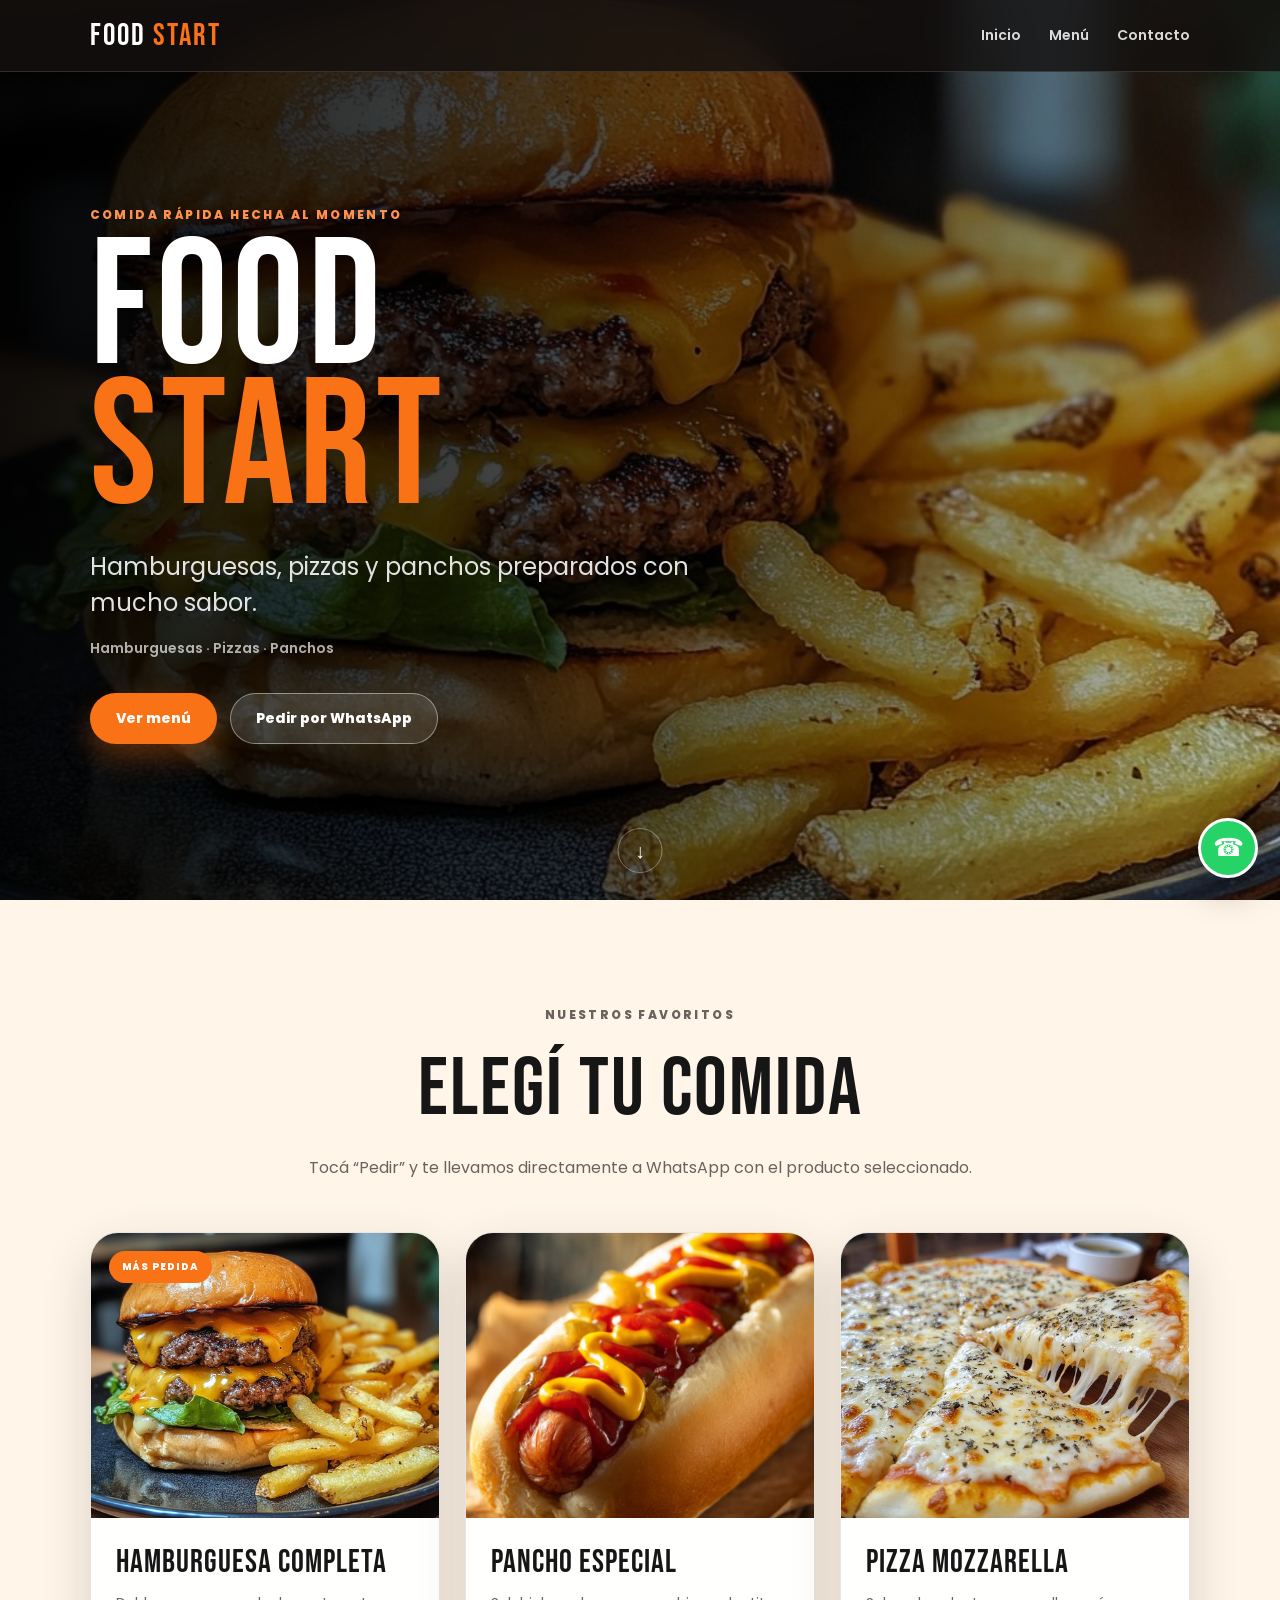
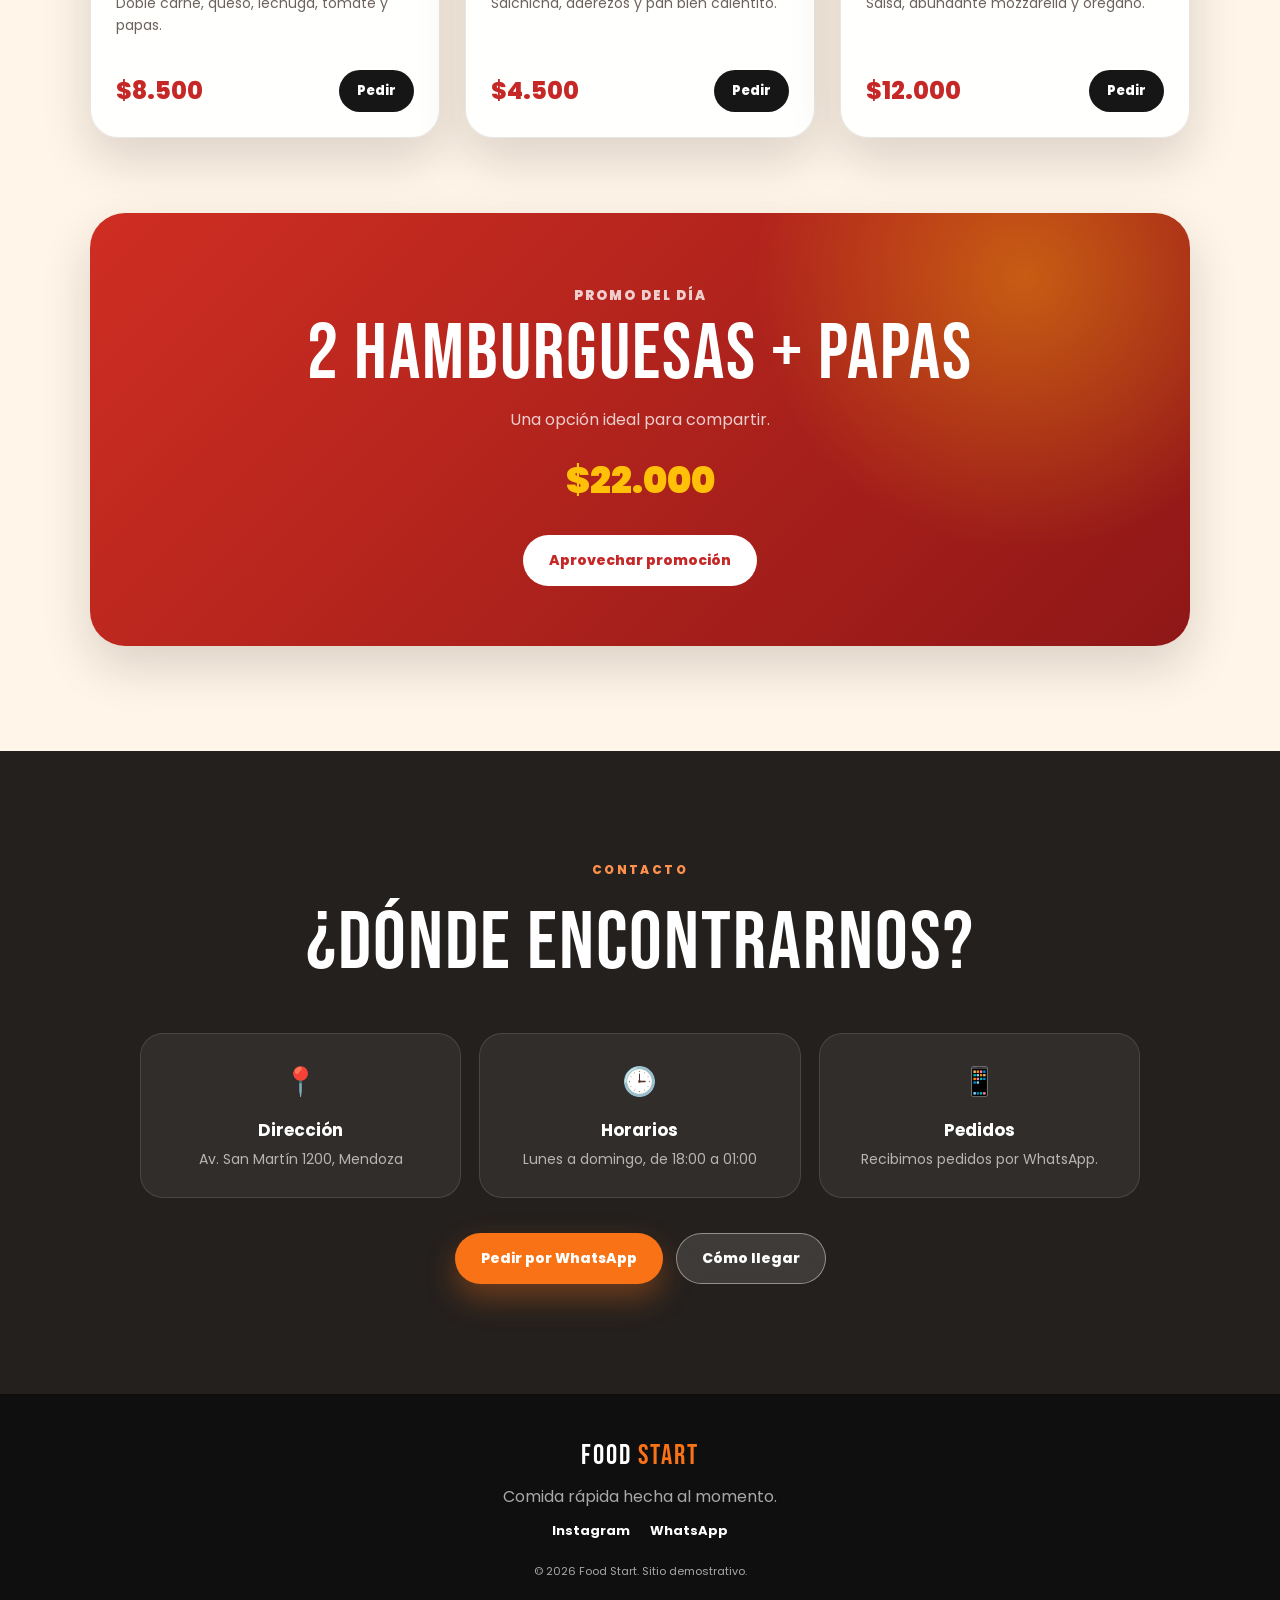
<file: paginasWeb/FoodStart/index.html>
<!DOCTYPE html>
<html lang="es">
<head>
  <meta charset="UTF-8">

  <meta
    name="viewport"
    content="width=device-width, initial-scale=1.0"
  >

  <meta
    name="description"
    content="Food Start: hamburguesas, pizzas y panchos. Pedí por WhatsApp."
  >

  <title>Food Start | Comida rápida</title>

  <link
    rel="preconnect"
    href="https://fonts.googleapis.com"
  >

  <link
    rel="preconnect"
    href="https://fonts.gstatic.com"
    crossorigin
  >

  <link
    href="https://fonts.googleapis.com/css2?family=Bebas+Neue&family=Poppins:wght@400;500;600;700;800&display=swap"
    rel="stylesheet"
  >

  <link rel="stylesheet" href="style.css">
</head>

<body>

  <!-- =========================
       ENCABEZADO
  ========================== -->

  <header class="encabezado">

    <a href="#inicio" class="logo">
      FOOD <span>START</span>
    </a>

    <button
      type="button"
      class="boton-menu"
      id="boton-menu"
      aria-label="Abrir menú"
      aria-expanded="false"
    >
      ☰
    </button>

    <nav class="navegacion" id="navegacion">
      <a href="#inicio">Inicio</a>
      <a href="#menu">Menú</a>
      <a href="#contacto">Contacto</a>
    </nav>

  </header>


  <main>

    <!-- =========================
         1. INICIO
    ========================== -->

    <section class="portada" id="inicio">

      <div class="portada-fondo"></div>

      <div class="portada-contenido">

        <p class="etiqueta">
          Comida rápida hecha al momento
        </p>

        <h1>
          FOOD
          <span>START</span>
        </h1>

        <p class="descripcion-portada">
          Hamburguesas, pizzas y panchos preparados con mucho sabor.
        </p>

        <p class="tipos-comida">
          Hamburguesas · Pizzas · Panchos
        </p>

        <div class="botones-portada">

          <a
            href="#menu"
            class="boton boton-principal"
          >
            Ver menú
          </a>

          <a
            href="https://wa.me/5492634475730?text=Hola,%20quiero%20hacer%20un%20pedido%20en%20Food%20Start."
            target="_blank"
            class="boton boton-secundario"
          >
            Pedir por WhatsApp
          </a>

        </div>

      </div>

      <a href="#menu" class="flecha-bajar" aria-label="Ir al menú">
        ↓
      </a>

    </section>


    <!-- =========================
         2. MENÚ
    ========================== -->

    <section class="menu" id="menu">

      <div class="encabezado-seccion revelar">

        <p class="etiqueta etiqueta-oscura">
          Nuestros favoritos
        </p>

        <h2>Elegí tu comida</h2>

        <p>
          Tocá “Pedir” y te llevamos directamente a WhatsApp
          con el producto seleccionado.
        </p>

      </div>


      <div class="grilla-productos">

        <!-- HAMBURGUESA -->

        <article class="tarjeta-producto revelar">

          <div class="imagen-producto">
            <img
              src="img/hamburguesa.jpg"
              alt="Hamburguesa doble con queso y papas"
            >

            <span class="insignia-producto">
              Más pedida
            </span>
          </div>

          <div class="contenido-producto">

            <h3>Hamburguesa completa</h3>

            <p>
              Doble carne, queso, lechuga, tomate y papas.
            </p>

            <div class="producto-pie">

              <span class="precio">
                $8.500
              </span>

              <a
                href="https://wa.me/5492634475730?text=Hola,%20quiero%20pedir%20una%20Hamburguesa%20Completa%20de%20Food%20Start."
                target="_blank"
                class="boton-pedir"
              >
                Pedir
              </a>

            </div>

          </div>

        </article>


        <!-- PANCHO -->

        <article class="tarjeta-producto revelar">

          <div class="imagen-producto">
            <img
              src="img/pancho.jpg"
              alt="Pancho con mostaza y ketchup"
            >
          </div>

          <div class="contenido-producto">

            <h3>Pancho especial</h3>

            <p>
              Salchicha, aderezos y pan bien calentito.
            </p>

            <div class="producto-pie">

              <span class="precio">
                $4.500
              </span>

              <a
                href="https://wa.me/5492634475730?text=Hola,%20quiero%20pedir%20un%20Pancho%20Especial%20de%20Food%20Start."
                target="_blank"
                class="boton-pedir"
              >
                Pedir
              </a>

            </div>

          </div>

        </article>


        <!-- PIZZA -->

        <article class="tarjeta-producto revelar">

          <div class="imagen-producto">
            <img
              src="img/pizza.jpg"
              alt="Pizza de mozzarella"
            >
          </div>

          <div class="contenido-producto">

            <h3>Pizza mozzarella</h3>

            <p>
              Salsa, abundante mozzarella y orégano.
            </p>

            <div class="producto-pie">

              <span class="precio">
                $12.000
              </span>

              <a
                href="https://wa.me/5492634475730?text=Hola,%20quiero%20pedir%20una%20Pizza%20Mozzarella%20de%20Food%20Start."
                target="_blank"
                class="boton-pedir"
              >
                Pedir
              </a>

            </div>

          </div>

        </article>

      </div>


      <!-- PROMOCIÓN -->

      <article class="promocion revelar">

        <div class="promocion-contenido">

          <p class="promo-etiqueta">
            Promo del día
          </p>

          <h2>
            2 hamburguesas + papas
          </h2>

          <p>
            Una opción ideal para compartir.
          </p>

          <span class="precio-promo">
            $22.000
          </span>

          <a
            href="https://wa.me/5492634475730?text=Hola,%20quiero%20pedir%20la%20Promo%20del%20Día%20de%20Food%20Start."
            target="_blank"
            class="boton boton-claro"
          >
            Aprovechar promoción
          </a>

        </div>

      </article>

    </section>


    <!-- =========================
         3. CONTACTO
    ========================== -->

    <section class="contacto" id="contacto">

      <div class="contacto-contenido revelar">

        <p class="etiqueta">
          Contacto
        </p>

        <h2>¿Dónde encontrarnos?</h2>

        <div class="datos-contacto">

          <article>
            <span class="icono-contacto">📍</span>

            <div>
              <h3>Dirección</h3>
              <p>Av. San Martín 1200, Mendoza</p>
            </div>
          </article>


          <article>
            <span class="icono-contacto">🕒</span>

            <div>
              <h3>Horarios</h3>
              <p>Lunes a domingo, de 18:00 a 01:00</p>
            </div>
          </article>


          <article>
            <span class="icono-contacto">📱</span>

            <div>
              <h3>Pedidos</h3>
              <p>Recibimos pedidos por WhatsApp.</p>
            </div>
          </article>

        </div>

        <div class="contacto-botones">

          <a
            href="https://wa.me/5492634475730?text=Hola,%20quiero%20hacer%20un%20pedido%20en%20Food%20Start."
            target="_blank"
            class="boton boton-principal"
          >
            Pedir por WhatsApp
          </a>

          <a
            href="https://www.google.com/maps"
            target="_blank"
            class="boton boton-secundario"
          >
            Cómo llegar
          </a>

        </div>

      </div>

    </section>

  </main>


  <!-- =========================
       WHATSAPP FLOTANTE
  ========================== -->

  <a
    href="https://wa.me/5492634475730?text=Hola,%20quiero%20hacer%20un%20pedido%20en%20Food%20Start."
    target="_blank"
    class="whatsapp-flotante"
    aria-label="Pedir por WhatsApp"
  >
    ☎
  </a>


  <!-- =========================
       PIE DE PÁGINA
  ========================== -->

  <footer class="pie">

    <a href="#inicio" class="logo logo-pie">
      FOOD <span>START</span>
    </a>

    <p>
      Comida rápida hecha al momento.
    </p>

    <div class="redes">
      <a href="#" target="_blank">Instagram</a>
      <a href="https://wa.me/5492634475730" target="_blank">
        WhatsApp
      </a>
    </div>

    <p class="copyright">
      © 2026 Food Start. Sitio demostrativo.
    </p>

  </footer>


  <script src="script.js"></script>

</body>
</html>
</file>
<file: style.css>
/* =========================
   VARIABLES GENERALES
========================= */

:root {
  --fondo: #f7f4f1;
  --fondo-secundario: #ffffff;
  --texto: #272421;
  --texto-suave: #6f6964;
  --borde: rgba(39, 36, 33, 0.12);

  --principal: #ad7d73;
  --principal-oscuro: #8c6259;
  --principal-claro: #ead8d3;

  --premium: #b28747;
  --deluxe: #594d75;

  --sombra-suave: 0 18px 45px rgba(60, 48, 43, 0.1);
  --sombra-media: 0 22px 60px rgba(60, 48, 43, 0.16);

  --radio-pequeno: 16px;
  --radio-medio: 24px;
  --radio-grande: 34px;

  --ancho-maximo: 1180px;
}


/* =========================
   RESETEO
========================= */

* {
  margin: 0;
  padding: 0;
  box-sizing: border-box;
}

html {
  scroll-behavior: smooth;
}

body {
  min-height: 100vh;
  overflow-x: hidden;
  background:
    radial-gradient(
      circle at 10% 5%,
      rgba(234, 216, 211, 0.75),
      transparent 30%
    ),
    var(--fondo);
  color: var(--texto);
  font-family: Arial, Helvetica, sans-serif;
  line-height: 1.6;
}

img {
  display: block;
  max-width: 100%;
}

button,
input,
textarea,
select {
  font: inherit;
}

button,
a {
  -webkit-tap-highlight-color: transparent;
}

a {
  color: inherit;
  text-decoration: none;
}


/* =========================
   ENCABEZADO
========================= */

.encabezado {
  position: fixed;
  top: 0;
  left: 0;
  z-index: 1000;

  width: 100%;
  min-height: 76px;
  padding: 16px max(24px, calc((100% - var(--ancho-maximo)) / 2));

  display: flex;
  align-items: center;
  justify-content: space-between;
  gap: 24px;

  background: rgba(247, 244, 241, 0.82);
  border-bottom: 1px solid rgba(255, 255, 255, 0.7);
  backdrop-filter: blur(18px);
  -webkit-backdrop-filter: blur(18px);
}

.logo {
  font-family: Georgia, "Times New Roman", serif;
  font-size: 25px;
  font-weight: 700;
  letter-spacing: 0.5px;
}

.navegacion {
  display: flex;
  align-items: center;
  gap: 28px;
}

.navegacion a {
  position: relative;
  color: var(--texto-suave);
  font-size: 14px;
  font-weight: 700;
  transition: color 0.25s ease;
}

.navegacion a::after {
  content: "";
  position: absolute;
  right: 0;
  bottom: -7px;
  left: 0;

  height: 2px;
  border-radius: 999px;

  background: var(--principal);
  transform: scaleX(0);
  transition: transform 0.25s ease;
}

.navegacion a:hover {
  color: var(--texto);
}

.navegacion a:hover::after {
  transform: scaleX(1);
}

.boton-menu {
  display: none;
  width: 44px;
  height: 44px;
  padding: 0;
  border: 1px solid var(--borde);
  border-radius: 50%;
  background: rgba(255, 255, 255, 0.72);
  color: var(--texto);
  font-size: 22px;
  cursor: pointer;
}


/* =========================
   CLASES GENERALES
========================= */

.seccion {
  width: min(100% - 40px, var(--ancho-maximo));
  margin: 0 auto;
  padding: 105px 0;
}

.encabezado-seccion {
  max-width: 720px;
  margin: 0 auto 54px;
  text-align: center;
}

.encabezado-seccion h2,
.contacto h2 {
  margin-bottom: 18px;
  font-family: Georgia, "Times New Roman", serif;
  font-size: clamp(38px, 6vw, 64px);
  font-weight: 500;
  line-height: 1.05;
}

.encabezado-seccion > p:last-child,
.contacto-contenido > p {
  color: var(--texto-suave);
  font-size: 17px;
}

.etiqueta {
  margin-bottom: 14px;
  color: var(--principal-oscuro);
  font-size: 12px;
  font-weight: 800;
  letter-spacing: 2.4px;
  text-transform: uppercase;
}


/* =========================
   BOTONES
========================= */

.boton {
  min-height: 50px;
  padding: 14px 24px;

  display: inline-flex;
  align-items: center;
  justify-content: center;

  border: 1px solid transparent;
  border-radius: 999px;

  font-size: 14px;
  font-weight: 800;
  text-align: center;

  cursor: pointer;
  transition:
    transform 0.25s ease,
    box-shadow 0.25s ease,
    background 0.25s ease,
    color 0.25s ease;
}

.boton:hover {
  transform: translateY(-3px);
}

.boton-principal {
  background: var(--principal);
  color: #ffffff;
  box-shadow: 0 14px 32px rgba(173, 125, 115, 0.28);
}

.boton-principal:hover {
  background: var(--principal-oscuro);
  box-shadow: 0 18px 38px rgba(140, 98, 89, 0.34);
}

.boton-secundario {
  border-color: var(--borde);
  background: rgba(255, 255, 255, 0.62);
  color: var(--texto);
}

.boton-secundario:hover {
  background: #ffffff;
  box-shadow: var(--sombra-suave);
}


/* =========================
   PORTADA
========================= */

.portada {
  min-height: 100vh;
  padding:
    130px max(24px, calc((100% - var(--ancho-maximo)) / 2))
    80px;

  display: grid;
  grid-template-columns: minmax(0, 1.05fr) minmax(360px, 0.95fr);
  align-items: center;
  gap: 70px;
}

.portada-contenido {
  max-width: 690px;
  animation: aparecer-arriba 0.9s ease both;
}

.portada h1 {
  margin-bottom: 25px;
  font-family: Georgia, "Times New Roman", serif;
  font-size: clamp(48px, 7.5vw, 88px);
  font-weight: 500;
  line-height: 0.98;
  letter-spacing: -2px;
}

.portada h1 span {
  display: block;
  color: var(--principal);
  font-style: italic;
}

.descripcion-portada {
  max-width: 610px;
  color: var(--texto-suave);
  font-size: clamp(17px, 2vw, 21px);
}

.botones-portada {
  margin-top: 34px;
  display: flex;
  flex-wrap: wrap;
  gap: 14px;
}

.portada-visual {
  position: relative;
  min-height: 590px;
  animation: aparecer-arriba 1s 0.12s ease both;
}

.mockup {
  position: absolute;
  overflow: hidden;
  border: 1px solid rgba(255, 255, 255, 0.78);
  background: #241f1d;
  box-shadow: var(--sombra-media);
}

.mockup::before {
  content: "";
  position: absolute;
  inset: 0;
  background:
    radial-gradient(
      circle at 25% 20%,
      rgba(255, 255, 255, 0.35),
      transparent 28%
    ),
    linear-gradient(
      145deg,
      rgba(173, 125, 115, 0.96),
      rgba(78, 64, 60, 0.96)
    );
}

.mockup-pantalla {
  position: relative;
  z-index: 2;

  height: 100%;

  display: flex;
  align-items: center;
  justify-content: center;

  color: #ffffff;
  font-family: Georgia, "Times New Roman", serif;
  font-size: 24px;
}

.mockup-celular {
  top: 20px;
  right: 20px;

  width: 245px;
  height: 500px;

  border: 9px solid #211e1c;
  border-radius: 48px;

  transform: rotate(5deg);
}

.mockup-celular::after {
  content: "";
  position: absolute;
  top: 10px;
  left: 50%;
  z-index: 5;

  width: 92px;
  height: 23px;
  border-radius: 20px;
  background: #211e1c;

  transform: translateX(-50%);
}

.mockup-computadora {
  left: 0;
  bottom: 30px;

  width: 440px;
  height: 280px;

  border: 8px solid #211e1c;
  border-radius: 20px;

  transform: rotate(-4deg);
}

.mockup-computadora::after {
  content: "";
  position: absolute;
  left: 50%;
  bottom: -42px;

  width: 180px;
  height: 42px;

  border-radius: 0 0 24px 24px;
  background: #211e1c;

  transform: translateX(-50%);
}


/* =========================
   BENEFICIOS
========================= */

.beneficios {
  width: min(100% - 40px, var(--ancho-maximo));
  margin: 0 auto;
  padding: 35px 0 90px;

  display: grid;
  grid-template-columns: repeat(3, 1fr);
  gap: 22px;
}

.beneficio {
  padding: 30px;
  border: 1px solid var(--borde);
  border-radius: var(--radio-medio);
  background: rgba(255, 255, 255, 0.66);
  box-shadow: var(--sombra-suave);
  backdrop-filter: blur(12px);
}

.beneficio-icono {
  width: 48px;
  height: 48px;
  margin-bottom: 18px;

  display: grid;
  place-items: center;

  border-radius: 50%;
  background: var(--principal-claro);
  color: var(--principal-oscuro);
  font-size: 21px;
}

.beneficio h2 {
  margin-bottom: 8px;
  font-size: 19px;
}

.beneficio p {
  color: var(--texto-suave);
  font-size: 14px;
}


/* =========================
   PLANES
========================= */

.planes {
  width: 100%;
  padding-right: max(20px, calc((100% - var(--ancho-maximo)) / 2));
  padding-left: max(20px, calc((100% - var(--ancho-maximo)) / 2));
  background: #2a2523;
  color: #ffffff;
}

.planes .etiqueta {
  color: var(--principal-claro);
}

.planes .encabezado-seccion > p:last-child {
  color: rgba(255, 255, 255, 0.7);
}

.contenedor-planes {
  display: grid;
  grid-template-columns: repeat(3, 1fr);
  align-items: stretch;
  gap: 24px;
}

.tarjeta-plan {
  position: relative;
  padding: 36px 30px;

  display: flex;
  flex-direction: column;

  border: 1px solid rgba(255, 255, 255, 0.12);
  border-radius: var(--radio-grande);

  background: rgba(255, 255, 255, 0.07);
  backdrop-filter: blur(15px);

  transition:
    transform 0.3s ease,
    border-color 0.3s ease,
    background 0.3s ease;
}

.tarjeta-plan:hover {
  transform: translateY(-8px);
  border-color: rgba(255, 255, 255, 0.28);
  background: rgba(255, 255, 255, 0.1);
}

.plan-destacado {
  border-color: rgba(234, 216, 211, 0.55);
  background:
    linear-gradient(
      150deg,
      rgba(173, 125, 115, 0.35),
      rgba(255, 255, 255, 0.08)
    );
  transform: scale(1.035);
}

.plan-destacado:hover {
  transform: scale(1.035) translateY(-8px);
}

.insignia-plan {
  position: absolute;
  top: 20px;
  right: 20px;

  padding: 7px 12px;
  border-radius: 999px;

  background: #ffffff;
  color: var(--texto);

  font-size: 10px;
  font-weight: 900;
  letter-spacing: 1px;
  text-transform: uppercase;
}

.nombre-plan {
  margin-bottom: 13px;
  color: var(--principal-claro);
  font-size: 13px;
  font-weight: 900;
  letter-spacing: 2px;
  text-transform: uppercase;
}

.tarjeta-plan h3 {
  margin-bottom: 16px;
  padding-right: 76px;
  font-family: Georgia, "Times New Roman", serif;
  font-size: 31px;
  line-height: 1.1;
}

.descripcion-plan {
  min-height: 76px;
  color: rgba(255, 255, 255, 0.68);
  font-size: 14px;
}

.tarjeta-plan ul {
  margin: 27px 0 32px;
  display: grid;
  gap: 13px;
  list-style: none;
}

.tarjeta-plan li {
  position: relative;
  padding-left: 25px;
  color: rgba(255, 255, 255, 0.88);
  font-size: 14px;
}

.tarjeta-plan li::before {
  content: "✓";
  position: absolute;
  top: 0;
  left: 0;
  color: var(--principal-claro);
  font-weight: 900;
}

.tarjeta-plan .boton {
  width: 100%;
  margin-top: auto;
}


/* =========================
   FILTROS
========================= */

.selector-categorias {
  margin-bottom: 46px;
  display: flex;
  justify-content: center;
  flex-wrap: wrap;
  gap: 12px;
}

.boton-filtro {
  min-height: 46px;
  padding: 11px 21px;

  border: 1px solid var(--borde);
  border-radius: 999px;

  background: rgba(255, 255, 255, 0.62);
  color: var(--texto-suave);

  font-size: 13px;
  font-weight: 800;

  cursor: pointer;
  transition:
    background 0.25s ease,
    color 0.25s ease,
    transform 0.25s ease;
}

.boton-filtro:hover {
  transform: translateY(-2px);
}

.boton-filtro.activo {
  border-color: var(--principal);
  background: var(--principal);
  color: #ffffff;
}


/* =========================
   MODELOS
========================= */

.grilla-modelos {
  display: grid;
  grid-template-columns: repeat(2, minmax(0, 1fr));
  gap: 28px;
}

.tarjeta-modelo {
  overflow: hidden;
  border: 1px solid var(--borde);
  border-radius: var(--radio-grande);
  background: var(--fondo-secundario);
  box-shadow: var(--sombra-suave);

  transition:
    transform 0.3s ease,
    box-shadow 0.3s ease;
}

.tarjeta-modelo:hover {
  transform: translateY(-8px);
  box-shadow: var(--sombra-media);
}

.tarjeta-modelo.oculto {
  display: none;
}

.imagen-modelo {
  min-height: 280px;
  padding: 24px;

  display: flex;
  align-items: flex-end;

  background:
    linear-gradient(
      160deg,
      rgba(37, 32, 30, 0.12),
      rgba(37, 32, 30, 0.78)
    ),
    linear-gradient(135deg, var(--principal-claro), var(--principal));

  color: #ffffff;
  background-position: center;
  background-size: cover;
}

.imagen-modelo span {
  padding: 8px 13px;
  border: 1px solid rgba(255, 255, 255, 0.46);
  border-radius: 999px;
  background: rgba(24, 21, 20, 0.25);
  font-size: 11px;
  font-weight: 800;
  letter-spacing: 1px;
  text-transform: uppercase;
  backdrop-filter: blur(10px);
}

/*
Cuando tengas tus imágenes, usá por ejemplo:

.modelo-pagina-unas {
  background-image:
    linear-gradient(rgba(0,0,0,.1), rgba(0,0,0,.65)),
    url("img/luna-style.jpg");
}
*/

.modelo-invitacion-classic {
  background:
    linear-gradient(rgba(72, 38, 52, 0.1), rgba(48, 26, 34, 0.7)),
    linear-gradient(135deg, #f5dfe7, #b47c92);
}

.modelo-invitacion-premium {
  background:
    linear-gradient(rgba(0, 0, 0, 0.08), rgba(0, 0, 0, 0.75)),
    linear-gradient(135deg, #c9c9cc, #29292f);
}

.modelo-invitacion-deluxe {
  background:
    linear-gradient(rgba(0, 0, 0, 0.08), rgba(0, 0, 0, 0.76)),
    linear-gradient(135deg, #d9c9a4, #413923);
}

.modelo-pagina-classic {
  background:
    linear-gradient(rgba(0, 0, 0, 0.08), rgba(0, 0, 0, 0.72)),
    linear-gradient(135deg, #efd8df, #9a6b7b);
}

.modelo-pagina-unas {
  background:
    linear-gradient(rgba(0, 0, 0, 0.08), rgba(0, 0, 0, 0.72)),
    linear-gradient(135deg, #e8c1ca, #7b4f59);
}

.modelo-pagina-comida {
  background:
    linear-gradient(rgba(0, 0, 0, 0.08), rgba(0, 0, 0, 0.78)),
    linear-gradient(135deg, #e39a36, #382417);
}

.modelo-pagina-peluqueria {
  background:
    linear-gradient(rgba(0, 0, 0, 0.08), rgba(0, 0, 0, 0.8)),
    linear-gradient(135deg, #d5b785, #261f1a);
}

.contenido-modelo {
  padding: 28px;
}

.datos-modelo {
  margin-bottom: 16px;
  display: flex;
  justify-content: space-between;
  align-items: center;
  gap: 14px;
}

.categoria-modelo,
.plan-modelo {
  font-size: 10px;
  font-weight: 900;
  letter-spacing: 1.3px;
  text-transform: uppercase;
}

.categoria-modelo {
  color: var(--texto-suave);
}

.plan-modelo {
  padding: 7px 10px;
  border-radius: 999px;
  background: var(--principal-claro);
  color: var(--principal-oscuro);
}

.plan-modelo.premium {
  background: #efe2c8;
  color: #7b5722;
}

.plan-modelo.deluxe {
  background: #e5dfef;
  color: var(--deluxe);
}

.contenido-modelo h3 {
  margin-bottom: 11px;
  font-family: Georgia, "Times New Roman", serif;
  font-size: 31px;
}

.contenido-modelo > p {
  min-height: 78px;
  color: var(--texto-suave);
  font-size: 14px;
}

.acciones-modelo {
  margin-top: 24px;
  display: flex;
  flex-wrap: wrap;
  gap: 11px;
}


/* =========================
   PROCESO
========================= */

.proceso {
  padding-top: 80px;
}

.pasos {
  display: grid;
  grid-template-columns: repeat(4, 1fr);
  gap: 18px;
}

.paso {
  padding: 28px 24px;
  border-top: 1px solid var(--borde);
}

.paso span {
  display: inline-block;
  margin-bottom: 24px;
  color: var(--principal);
  font-family: Georgia, "Times New Roman", serif;
  font-size: 36px;
}

.paso h3 {
  margin-bottom: 10px;
  font-size: 18px;
}

.paso p {
  color: var(--texto-suave);
  font-size: 14px;
}


/* =========================
   CONTACTO
========================= */

.contacto {
  width: min(100% - 40px, var(--ancho-maximo));
  margin: 30px auto 100px;
  padding: 78px 48px;

  border-radius: 42px;

  background:
    radial-gradient(
      circle at 85% 15%,
      rgba(255, 255, 255, 0.18),
      transparent 28%
    ),
    linear-gradient(135deg, #a87970, #5e4540);

  color: #ffffff;
  box-shadow: var(--sombra-media);
}

.contacto-contenido {
  max-width: 710px;
  margin: 0 auto;
  text-align: center;
}

.contacto .etiqueta {
  color: rgba(255, 255, 255, 0.76);
}

.contacto-contenido > p {
  color: rgba(255, 255, 255, 0.77);
}

.contacto-botones {
  margin-top: 31px;
  display: flex;
  justify-content: center;
  flex-wrap: wrap;
  gap: 13px;
}

.contacto .boton-principal {
  background: #ffffff;
  color: var(--texto);
}

.contacto .boton-secundario {
  border-color: rgba(255, 255, 255, 0.42);
  background: rgba(255, 255, 255, 0.1);
  color: #ffffff;
}


/* =========================
   PIE
========================= */

.pie {
  padding: 48px max(24px, calc((100% - var(--ancho-maximo)) / 2));

  display: grid;
  grid-template-columns: 1fr auto;
  gap: 25px;

  border-top: 1px solid var(--borde);
  background: #211e1c;
  color: rgba(255, 255, 255, 0.68);
}

.logo-pie {
  margin-bottom: 7px;
  color: #ffffff;
  font-family: Georgia, "Times New Roman", serif;
  font-size: 25px;
}

.redes {
  display: flex;
  flex-wrap: wrap;
  align-items: center;
  gap: 20px;
}

.redes a {
  color: #ffffff;
  font-size: 13px;
  font-weight: 800;
}

.copyright {
  grid-column: 1 / -1;
  padding-top: 22px;
  border-top: 1px solid rgba(255, 255, 255, 0.1);
  font-size: 12px;
}


/* =========================
   ANIMACIÓN
========================= */

@keyframes aparecer-arriba {
  from {
    opacity: 0;
    transform: translateY(28px);
  }

  to {
    opacity: 1;
    transform: translateY(0);
  }
}


/* =========================
   TABLET
========================= */

@media (max-width: 980px) {
  .portada {
    grid-template-columns: 1fr;
    padding-top: 125px;
  }

  .portada-visual {
    width: min(100%, 650px);
    min-height: 540px;
    margin: 0 auto;
  }

  .contenedor-planes {
    grid-template-columns: 1fr;
  }

  .plan-destacado,
  .plan-destacado:hover {
    transform: none;
  }

  .beneficios {
    grid-template-columns: 1fr;
  }

  .pasos {
    grid-template-columns: repeat(2, 1fr);
  }
}


/* =========================
   CELULAR
========================= */

@media (max-width: 720px) {
  .encabezado {
    min-height: 68px;
    padding: 12px 18px;
  }

  .logo {
    font-size: 21px;
  }

  .boton-menu {
    display: grid;
    place-items: center;
  }

  .navegacion {
    position: absolute;
    top: calc(100% + 10px);
    right: 16px;
    left: 16px;

    padding: 18px;

    display: none;
    flex-direction: column;
    align-items: stretch;
    gap: 4px;

    border: 1px solid var(--borde);
    border-radius: 22px;

    background: rgba(255, 255, 255, 0.96);
    box-shadow: var(--sombra-media);
    backdrop-filter: blur(16px);
  }

  .navegacion.abierta {
    display: flex;
  }

  .navegacion a {
    padding: 12px;
    border-radius: 12px;
  }

  .navegacion a:hover {
    background: var(--fondo);
  }

  .navegacion a::after {
    display: none;
  }

  .portada {
    min-height: auto;
    padding: 115px 20px 65px;
    gap: 45px;
  }

  .portada h1 {
    letter-spacing: -1px;
  }

  .botones-portada .boton {
    width: 100%;
  }

  .portada-visual {
    min-height: 460px;
  }

  .mockup-celular {
    top: 0;
    right: 6px;
    width: 190px;
    height: 395px;
  }

  .mockup-computadora {
    left: 0;
    bottom: 15px;
    width: 315px;
    height: 205px;
  }

  .seccion {
    width: min(100% - 30px, var(--ancho-maximo));
    padding: 80px 0;
  }

  .encabezado-seccion {
    margin-bottom: 38px;
  }

  .grilla-modelos {
    grid-template-columns: 1fr;
  }

  .imagen-modelo {
    min-height: 230px;
  }

  .contenido-modelo > p {
    min-height: auto;
  }

  .acciones-modelo {
    flex-direction: column;
  }

  .acciones-modelo .boton {
    width: 100%;
  }

  .pasos {
    grid-template-columns: 1fr;
  }

  .contacto {
    width: calc(100% - 30px);
    margin-bottom: 70px;
    padding: 55px 22px;
    border-radius: 30px;
  }

  .contacto-botones {
    flex-direction: column;
  }

  .contacto-botones .boton {
    width: 100%;
  }

  .pie {
    grid-template-columns: 1fr;
    text-align: center;
  }

  .redes {
    justify-content: center;
  }
}


/* =========================
   CELULARES PEQUEÑOS
========================= */

@media (max-width: 420px) {
  .portada-visual {
    min-height: 410px;
  }

  .mockup-celular {
    width: 165px;
    height: 350px;
    border-width: 7px;
  }

  .mockup-computadora {
    width: 270px;
    height: 175px;
    border-width: 6px;
  }

  .contenido-modelo {
    padding: 23px;
  }

  .tarjeta-plan {
    padding: 31px 23px;
  }

  .tarjeta-plan h3 {
    padding-right: 0;
  }

  .insignia-plan {
    position: static;
    width: fit-content;
    margin-bottom: 18px;
  }
}
.precio-plan {
  margin: 6px 0 25px;
  color: #ffffff;
  font-family: Georgia, "Times New Roman", serif;
  font-size: 27px;
  font-weight: 700;
}

.lista-secciones {
  margin-top: 18px;
  display: grid;
  gap: 8px;
  list-style: none;
}

.lista-secciones li {
  position: relative;
  padding-left: 20px;
  color: var(--texto-suave);
  font-size: 14px;
}

.lista-secciones li::before {
  content: "✓";
  position: absolute;
  top: 0;
  left: 0;
  color: var(--principal);
  font-weight: 900;
}

.precio-modelo {
  margin-top: 23px;
  color: var(--principal-oscuro);
  font-family: Georgia, "Times New Roman", serif;
  font-size: 27px;
  font-weight: 700;
}

.contenido-modelo > p {
  min-height: auto;
}
</file>
<file: paginasWeb/EliteHair/style.css>
/* =========================
   VARIABLES
========================= */

:root {
  --negro: #111111;
  --negro-suave: #1d1b1a;
  --marron: #4b392f;

  --dorado: #c5a46d;
  --dorado-claro: #e5d2aa;

  --crema: #f7f3ed;
  --blanco: #ffffff;

  --texto: #282421;
  --texto-suave: #746b65;

  --borde: rgba(60, 48, 40, 0.14);

  --sombra:
    0 22px 60px rgba(43, 32, 25, 0.16);

  --radio: 30px;
  --ancho-maximo: 1180px;
}


/* =========================
   REINICIO GENERAL
========================= */

* {
  margin: 0;
  padding: 0;
  box-sizing: border-box;
}

html {
  scroll-behavior: smooth;
}

body {
  overflow-x: hidden;
  background: var(--crema);
  color: var(--texto);
  font-family: "Montserrat", Arial, sans-serif;
}

img {
  display: block;
  width: 100%;
}

a {
  color: inherit;
  text-decoration: none;
}

button,
input,
select,
textarea {
  font: inherit;
}

button,
a {
  -webkit-tap-highlight-color: transparent;
}


/* =========================
   ENCABEZADO
========================= */

header {
  position: fixed;
  top: 0;
  left: 0;
  z-index: 1000;

  width: 100%;
  min-height: 74px;
  padding: 14px 7%;

  display: flex;
  align-items: center;
  justify-content: space-between;
  gap: 25px;

  background: rgba(17, 17, 17, 0.72);
  border-bottom: 1px solid rgba(255, 255, 255, 0.12);

  backdrop-filter: blur(17px);
  -webkit-backdrop-filter: blur(17px);
}

.logo {
  color: var(--blanco);
  font-family: "Cormorant Garamond", Georgia, serif;
  font-size: 31px;
  font-weight: 600;
  letter-spacing: 1px;
}

nav {
  display: flex;
  align-items: center;
  gap: 25px;
}

nav a {
  position: relative;
  color: rgba(255, 255, 255, 0.82);
  font-size: 12px;
  font-weight: 500;
}

nav a::after {
  content: "";

  position: absolute;
  right: 0;
  bottom: -8px;
  left: 0;

  height: 1px;
  background: var(--dorado);

  transform: scaleX(0);
  transition: transform 0.25s ease;
}

nav a:hover::after {
  transform: scaleX(1);
}


/* =========================
   BOTONES GENERALES
========================= */

.btn-gold,
.btn-glass,
.card button,
.card a,
#reserva button,
#contacto a {
  min-height: 50px;
  padding: 14px 25px;

  display: inline-flex;
  align-items: center;
  justify-content: center;

  border-radius: 999px;

  font-size: 12px;
  font-weight: 700;
  text-align: center;

  cursor: pointer;

  transition:
    transform 0.25s ease,
    background 0.25s ease,
    box-shadow 0.25s ease;
}

.btn-gold,
.card button,
#reserva button {
  border: none;

  background: var(--dorado);
  color: var(--negro);

  box-shadow:
    0 15px 32px rgba(197, 164, 109, 0.28);
}

.btn-gold:hover,
.card button:hover,
#reserva button:hover {
  transform: translateY(-4px);
  background: var(--dorado-claro);
}

.btn-glass {
  border: 1px solid rgba(255, 255, 255, 0.42);

  background: rgba(255, 255, 255, 0.1);
  color: var(--blanco);

  backdrop-filter: blur(15px);
  -webkit-backdrop-filter: blur(15px);
}

.btn-glass:hover {
  transform: translateY(-4px);
  background: rgba(255, 255, 255, 0.2);
}


/* =========================
   PORTADA
========================= */

.hero {
  position: relative;
  min-height: 100vh;

  padding: 120px 7% 75px;

  display: flex;
  align-items: center;

  overflow: hidden;

  background: var(--negro);
  color: var(--blanco);
}

.hero-img {
  position: absolute;
  inset: 0;

  width: 100%;
  height: 100%;

  object-fit: cover;
  object-position: center;

  animation: zoomPortada 9s ease forwards;
}

.overlay {
  position: absolute;
  inset: 0;

  background:
    linear-gradient(
      90deg,
      rgba(10, 9, 8, 0.94) 0%,
      rgba(10, 9, 8, 0.68) 48%,
      rgba(10, 9, 8, 0.25) 100%
    );
}

.hero-content {
  position: relative;
  z-index: 2;

  max-width: 720px;

  animation: aparecer 1s ease both;
}

.hero-content > p {
  margin-bottom: 13px;

  color: var(--dorado);

  font-size: 10px;
  font-weight: 700;
  letter-spacing: 3px;
  text-transform: uppercase;
}

.hero h1 {
  font-family: "Cormorant Garamond", Georgia, serif;
  font-size: clamp(75px, 13vw, 150px);
  font-weight: 500;
  line-height: 0.84;
}

.hero-content > span {
  margin-top: 28px;

  display: block;

  color: rgba(255, 255, 255, 0.8);

  font-size: clamp(16px, 2.2vw, 22px);
  line-height: 1.6;
}

.hero-buttons {
  margin-top: 38px;

  display: flex;
  flex-wrap: wrap;
  gap: 13px;
}


/* =========================
   SOBRE NOSOTROS
========================= */

.about {
  width: min(100% - 36px, var(--ancho-maximo));
  margin: 0 auto;
  padding: 110px 0;

  display: grid;
  grid-template-columns: 1fr 1fr;
  align-items: center;
  gap: 70px;
}

.about-img {
  height: 620px;

  overflow: hidden;

  border-radius: 220px 220px 30px 30px;

  box-shadow: var(--sombra);
}

.about-img img {
  width: 100%;
  height: 100%;
  object-fit: cover;
}

.about-text h2 {
  margin-bottom: 20px;

  font-family: "Cormorant Garamond", Georgia, serif;
  font-size: clamp(48px, 7vw, 76px);
  font-weight: 500;
  line-height: 1;
}

.about-text p {
  color: var(--texto-suave);

  font-size: 15px;
  line-height: 1.9;
}


/* =========================
   TÍTULOS DE SECCIÓN
========================= */

.titulo {
  margin-bottom: 15px;

  color: var(--texto);

  font-family: "Cormorant Garamond", Georgia, serif;
  font-size: clamp(48px, 7vw, 76px);
  font-weight: 500;
  line-height: 1;

  text-align: center;
}

.subtitulo {
  margin-bottom: 50px;

  color: var(--texto-suave);

  font-size: 14px;
  line-height: 1.8;

  text-align: center;
}


/* =========================
   SERVICIOS
========================= */

#servicios {
  padding: 110px max(18px, calc((100% - var(--ancho-maximo)) / 2));

  background: #eee8df;
}

.cards {
  margin-top: 55px;

  display: grid;
  grid-template-columns: repeat(3, 1fr);
  gap: 25px;
}

.card {
  overflow: hidden;

  border: 1px solid rgba(255, 255, 255, 0.8);
  border-radius: var(--radio);

  background: rgba(255, 255, 255, 0.86);

  box-shadow: var(--sombra);

  transition:
    transform 0.35s ease,
    box-shadow 0.35s ease;
}

.card:hover {
  transform: translateY(-9px);

  box-shadow:
    0 28px 68px rgba(43, 32, 25, 0.23);
}

.card > img {
  width: 100%;
  height: 350px;

  object-fit: cover;

  transition: transform 0.5s ease;
}

.card:hover > img {
  transform: scale(1.06);
}

.card h3,
.card p,
.card span,
.card button,
.card a {
  margin-right: 27px;
  margin-left: 27px;
}

.card h3 {
  margin-top: 26px;
  margin-bottom: 10px;

  font-family: "Cormorant Garamond", Georgia, serif;
  font-size: 36px;
  font-weight: 600;
}

.card p {
  min-height: 75px;

  color: var(--texto-suave);

  font-size: 13px;
  line-height: 1.7;
}

.card span {
  margin-top: 20px;

  display: block;

  color: var(--marron);

  font-size: 20px;
  font-weight: 700;
}

.card button,
.card a {
  width: calc(100% - 54px);
  margin-top: 22px;
  margin-bottom: 27px;
}

.card a {
  background: var(--negro);
  color: var(--blanco);
}

.card a:hover {
  transform: translateY(-4px);
  background: var(--marron);
}


/* =========================
   CARTA DE COLORES
========================= */

#colores {
  width: min(100% - 36px, var(--ancho-maximo));
  margin: 0 auto;
  padding: 110px 0;
}

.selector-colores {
  display: grid;
  grid-template-columns: repeat(4, 1fr);
  gap: 17px;
}

.mechon {
  min-width: 0;
  padding: 17px 10px;

  display: flex;
  flex-direction: column;
  align-items: center;
  gap: 9px;

  border: 1px solid var(--borde);
  border-radius: 24px;

  background: rgba(255, 255, 255, 0.82);
  color: var(--texto);

  cursor: pointer;

  transition:
    transform 0.25s ease,
    border-color 0.25s ease,
    box-shadow 0.25s ease,
    background 0.25s ease;
}

.mechon:hover,
.mechon.activo {
  transform: translateY(-6px);

  border-color: var(--dorado);

  background: var(--blanco);

  box-shadow: var(--sombra);
}

.mechon img {
  width: 100%;
  max-width: 140px;
  height: 135px;

  object-fit: contain;
  object-position: center;

  mix-blend-mode: multiply;

  transition: transform 0.3s ease;
}

.mechon:hover img {
  transform: scale(1.06);
}

.mechon span {
  font-size: 11px;
  font-weight: 600;
  line-height: 1.3;
  text-align: center;
}


/* =========================
   DETALLE DEL COLOR
========================= */

.detalle-color {
  margin-top: 55px;

  overflow: hidden;

  display: grid;
  grid-template-columns: 0.9fr 1.1fr;

  border: 1px solid var(--borde);
  border-radius: 35px;

  background: var(--blanco);

  box-shadow: var(--sombra);
}

.imagen-detalle {
  min-height: 480px;
  padding: 40px;

  display: flex;
  align-items: center;
  justify-content: center;

  background: #f1ece5;
}

.imagen-detalle img {
  width: 100%;
  max-width: 400px;
  max-height: 400px;

  object-fit: contain;

  mix-blend-mode: multiply;

  transition:
    opacity 0.25s ease,
    transform 0.35s ease;
}

.info-detalle {
  padding: 58px;

  display: flex;
  flex-direction: column;
  justify-content: center;
}

.info-detalle h3 {
  margin-bottom: 14px;

  font-family: "Cormorant Garamond", Georgia, serif;
  font-size: clamp(45px, 6vw, 68px);
  font-weight: 500;
}

.info-detalle > p {
  margin-bottom: 18px;

  color: var(--texto-suave);

  font-size: 14px;
  line-height: 1.8;
}

.tintura {
  margin: 12px 0 28px;
  padding: 21px;

  border-left: 3px solid var(--dorado);

  background: #f3eee6;
}

.tintura h4 {
  margin-bottom: 8px;

  color: var(--texto-suave);

  font-size: 10px;
  letter-spacing: 1.6px;
  text-transform: uppercase;
}

.tintura p {
  font-size: 13px;
  line-height: 1.6;
}


/* =========================
   GALERÍA
========================= */

#galeria {
  padding: 110px max(18px, calc((100% - var(--ancho-maximo)) / 2));

  background: var(--negro-suave);
  color: var(--blanco);
}

#galeria .titulo {
  color: var(--blanco);
}

.galeria {
  margin-top: 55px;

  display: grid;
  grid-template-columns: repeat(3, 1fr);
  gap: 18px;
}

.galeria img {
  width: 100%;
  height: 500px;

  object-fit: cover;

  border-radius: 25px;

  box-shadow:
    0 25px 55px rgba(0, 0, 0, 0.3);

  transition:
    transform 0.4s ease,
    filter 0.4s ease;
}

.galeria img:nth-child(2) {
  transform: translateY(35px);
}

.galeria img:hover {
  transform: translateY(-7px) scale(1.02);
  filter: brightness(0.8);
}

.galeria img:nth-child(2):hover {
  transform: translateY(25px) scale(1.02);
}


/* =========================
   FORMULARIO DE RESERVA
========================= */

#reserva {
  padding: 110px 20px;

  background:
    radial-gradient(
      circle at 10% 10%,
      rgba(197, 164, 109, 0.28),
      transparent 30%
    ),
    #eee8df;
}

#reserva form {
  width: min(100%, 650px);
  margin: 50px auto 0;
  padding: 38px;

  display: grid;
  gap: 14px;

  border: 1px solid rgba(255, 255, 255, 0.86);
  border-radius: 32px;

  background: rgba(255, 255, 255, 0.82);

  box-shadow: var(--sombra);

  backdrop-filter: blur(15px);
  -webkit-backdrop-filter: blur(15px);
}

#reserva input,
#reserva select,
#reserva textarea {
  width: 100%;
  padding: 14px 17px;

  border: 1px solid var(--borde);
  border-radius: 16px;

  background: rgba(255, 255, 255, 0.94);
  color: var(--texto);

  outline: none;
}

#reserva input,
#reserva select {
  min-height: 53px;
}

#reserva textarea {
  min-height: 120px;
  resize: vertical;
}

#reserva input:focus,
#reserva select:focus,
#reserva textarea:focus {
  border-color: var(--dorado);

  box-shadow:
    0 0 0 3px rgba(197, 164, 109, 0.22);
}


/* =========================
   CONTACTO
========================= */

#contacto {
  padding: 100px 20px;

  background: var(--negro);
  color: var(--blanco);

  text-align: center;
}

#contacto h2 {
  margin-bottom: 20px;

  font-family: "Cormorant Garamond", Georgia, serif;
  font-size: clamp(50px, 8vw, 85px);
  font-weight: 500;
}

#contacto p {
  margin: 8px 0;

  color: rgba(255, 255, 255, 0.68);

  font-size: 14px;
}

#contacto a {
  margin-top: 28px;

  background: var(--dorado);
  color: var(--negro);
}


/* =========================
   FOOTER
========================= */

footer {
  padding: 35px 20px;

  background: #080808;
  color: rgba(255, 255, 255, 0.55);

  font-size: 11px;
  text-align: center;
}


/* =========================
   ANIMACIONES
========================= */

@keyframes zoomPortada {
  from {
    transform: scale(1.1);
  }

  to {
    transform: scale(1);
  }
}

@keyframes aparecer {
  from {
    opacity: 0;
    transform: translateY(30px);
  }

  to {
    opacity: 1;
    transform: translateY(0);
  }
}


/* =========================
   TABLET
========================= */

@media (max-width: 950px) {
  .cards {
    grid-template-columns: 1fr 1fr;
  }

  .selector-colores {
    grid-template-columns: repeat(3, 1fr);
  }

  .about {
    gap: 40px;
  }
}


/* =========================
   CELULAR
========================= */

@media (max-width: 720px) {
  header {
    min-height: auto;
    padding: 13px 16px;

    flex-direction: column;
  }

  .logo {
    font-size: 27px;
  }

  nav {
    width: 100%;

    justify-content: center;
    flex-wrap: wrap;

    gap: 13px;
  }

  nav a {
    font-size: 10px;
  }

  .hero {
    min-height: 100svh;
    padding: 125px 20px 70px;

    justify-content: center;

    text-align: center;
  }

  .overlay {
    background:
      linear-gradient(
        rgba(10, 9, 8, 0.52),
        rgba(10, 9, 8, 0.82)
      );
  }

  .hero h1 {
    font-size: clamp(76px, 25vw, 110px);
  }

  .hero-buttons {
    flex-direction: column;
  }

  .hero-buttons a {
    width: 100%;
  }

  .about {
    padding: 80px 0;

    grid-template-columns: 1fr;
  }

  .about-img {
    height: 470px;

    border-radius: 150px 150px 25px 25px;
  }

  #servicios,
  #colores,
  #galeria,
  #reserva {
    padding-top: 80px;
    padding-bottom: 80px;
  }

  .cards {
    grid-template-columns: 1fr;
  }

  .card > img {
    height: 330px;
  }

  .card p {
    min-height: auto;
  }

  .selector-colores {
    grid-template-columns: repeat(2, 1fr);
    gap: 11px;
  }

  .mechon {
    padding: 13px 6px;
  }

  .mechon img {
    height: 105px;
  }

  .detalle-color {
    grid-template-columns: 1fr;
  }

  .imagen-detalle {
    min-height: 310px;
    padding: 25px;
  }

  .imagen-detalle img {
    max-height: 270px;
  }

  .info-detalle {
    padding: 35px 23px;
  }

  .info-detalle .btn-gold {
    width: 100%;
  }

  .galeria {
    grid-template-columns: 1fr 1fr;
    gap: 12px;
  }

  .galeria img {
    height: 300px;
  }

  .galeria img:nth-child(2) {
    transform: none;
  }

  .galeria img:nth-child(3) {
    grid-column: 1 / -1;
    height: 370px;
  }

  #reserva form {
    padding: 25px 18px;
  }
}


/* =========================
   CELULARES PEQUEÑOS
========================= */

@media (max-width: 420px) {
  .selector-colores {
    grid-template-columns: 1fr 1fr;
  }

  .mechon img {
    height: 88px;
  }

  .mechon span {
    font-size: 9px;
  }

  .galeria {
    grid-template-columns: 1fr;
  }

  .galeria img,
  .galeria img:nth-child(3) {
    grid-column: auto;
    height: 390px;
  }
}
</file>
<file: paginasWeb/FoodStart/style.css>
/* =========================
   VARIABLES
========================= */

:root {
  --naranja: #f97316;
  --naranja-claro: #ff914d;
  --rojo: #c62828;
  --amarillo: #ffc107;

  --negro: #161616;
  --negro-suave: #24201e;

  --blanco: #ffffff;
  --crema: #fff5e9;
  --texto-suave: #6b625d;

  --sombra:
    0 20px 50px rgba(34, 20, 12, 0.16);

  --radio: 28px;
}


/* =========================
   RESETEO
========================= */

* {
  margin: 0;
  padding: 0;
  box-sizing: border-box;
}

html {
  scroll-behavior: smooth;
}

body {
  overflow-x: hidden;
  background: var(--crema);
  color: var(--negro);
  font-family: "Poppins", sans-serif;
}

img {
  display: block;
  width: 100%;
}

a {
  color: inherit;
  text-decoration: none;
}

button,
a {
  -webkit-tap-highlight-color: transparent;
}


/* =========================
   ENCABEZADO
========================= */

.encabezado {
  position: fixed;
  top: 0;
  left: 0;
  z-index: 1000;

  width: 100%;
  min-height: 72px;
  padding: 14px 7%;

  display: flex;
  align-items: center;
  justify-content: space-between;
  gap: 25px;

  background: rgba(20, 17, 15, 0.82);
  border-bottom: 1px solid rgba(255, 255, 255, 0.13);

  backdrop-filter: blur(14px);
  -webkit-backdrop-filter: blur(14px);
}

.logo {
  color: var(--blanco);
  font-family: "Bebas Neue", sans-serif;
  font-size: 31px;
  letter-spacing: 2px;
}

.logo span {
  color: var(--naranja);
}

.navegacion {
  display: flex;
  align-items: center;
  gap: 28px;
}

.navegacion a {
  position: relative;
  color: rgba(255, 255, 255, 0.84);
  font-size: 14px;
  font-weight: 600;
}

.navegacion a::after {
  content: "";
  position: absolute;
  right: 0;
  bottom: -7px;
  left: 0;

  height: 2px;
  border-radius: 999px;
  background: var(--naranja);

  transform: scaleX(0);
  transition: transform 0.25s ease;
}

.navegacion a:hover::after {
  transform: scaleX(1);
}

.boton-menu {
  display: none;

  width: 44px;
  height: 44px;

  border: 1px solid rgba(255, 255, 255, 0.24);
  border-radius: 50%;

  background: rgba(255, 255, 255, 0.1);
  color: var(--blanco);

  font-size: 21px;
  cursor: pointer;
}


/* =========================
   BOTONES
========================= */

.boton {
  min-height: 51px;
  padding: 14px 25px;

  display: inline-flex;
  align-items: center;
  justify-content: center;

  border: 1px solid transparent;
  border-radius: 999px;

  font-size: 14px;
  font-weight: 800;
  text-align: center;

  transition:
    transform 0.25s ease,
    box-shadow 0.25s ease,
    background 0.25s ease;
}

.boton:hover {
  transform: translateY(-4px);
}

.boton-principal {
  background: var(--naranja);
  color: var(--blanco);
  box-shadow: 0 14px 30px rgba(249, 115, 22, 0.34);
}

.boton-principal:hover {
  background: #e8640d;
}

.boton-secundario {
  border-color: rgba(255, 255, 255, 0.44);
  background: rgba(255, 255, 255, 0.12);
  color: var(--blanco);

  backdrop-filter: blur(12px);
  -webkit-backdrop-filter: blur(12px);
}

.boton-claro {
  background: var(--blanco);
  color: var(--rojo);
}


/* =========================
   PORTADA
========================= */

.portada {
  position: relative;
  min-height: 100vh;
  padding: 130px 7% 80px;

  display: flex;
  align-items: center;

  overflow: hidden;
  background: var(--negro);
}

.portada-fondo {
  position: absolute;
  inset: 0;

  background-image:
    linear-gradient(
      90deg,
      rgba(0, 0, 0, 0.92) 0%,
      rgba(0, 0, 0, 0.72) 42%,
      rgba(0, 0, 0, 0.25) 100%
    ),
    url("img/hamburguesa.jpg");

  background-size: cover;
  background-position: center;

  animation: zoom-portada 8s ease forwards;
}

.portada-contenido {
  position: relative;
  z-index: 2;
  max-width: 690px;

  color: var(--blanco);
  animation: aparecer 1s ease both;
}

.etiqueta {
  margin-bottom: 15px;
  color: var(--naranja-claro);

  font-size: 12px;
  font-weight: 800;
  letter-spacing: 2.4px;
  text-transform: uppercase;
}

.portada h1 {
  margin-bottom: 12px;

  font-family: "Bebas Neue", sans-serif;
  font-size: clamp(85px, 15vw, 180px);
  font-weight: 400;
  line-height: 0.78;
  letter-spacing: 4px;
}

.portada h1 span {
  display: block;
  color: var(--naranja);
}

.descripcion-portada {
  max-width: 600px;
  margin-top: 30px;

  color: rgba(255, 255, 255, 0.88);
  font-size: clamp(18px, 2.5vw, 24px);
  line-height: 1.5;
}

.tipos-comida {
  margin-top: 17px;
  color: rgba(255, 255, 255, 0.67);
  font-size: 14px;
  font-weight: 600;
}

.botones-portada {
  margin-top: 34px;

  display: flex;
  flex-wrap: wrap;
  gap: 13px;
}

.flecha-bajar {
  position: absolute;
  bottom: 27px;
  left: 50%;
  z-index: 3;

  width: 45px;
  height: 45px;

  display: grid;
  place-items: center;

  border: 1px solid rgba(255, 255, 255, 0.35);
  border-radius: 50%;

  color: var(--blanco);
  font-size: 20px;

  transform: translateX(-50%);
  animation: flotar 1.6s infinite;
}


/* =========================
   MENÚ
========================= */

.menu {
  padding: 105px 7%;

  background-image:
    linear-gradient(
      rgba(255, 244, 231, 0.91),
      rgba(255, 244, 231, 0.91)
    ),
    url("img/banner.jpg");

  background-size: 500px;
  background-attachment: fixed;
}

.encabezado-seccion {
  max-width: 700px;
  margin: 0 auto 50px;
  text-align: center;
}

.encabezado-seccion h2 {
  margin-bottom: 15px;

  font-family: "Bebas Neue", sans-serif;
  font-size: clamp(50px, 8vw, 82px);
  font-weight: 400;
  letter-spacing: 2px;
}

.encabezado-seccion p {
  color: var(--texto-suave);
  line-height: 1.7;
}

.etiqueta-oscura {
  color: var(--rojo);
}

.grilla-productos {
  width: min(100%, 1180px);
  margin: 0 auto;

  display: grid;
  grid-template-columns: repeat(3, 1fr);
  gap: 25px;
}

.tarjeta-producto {
  overflow: hidden;

  border: 1px solid rgba(69, 45, 30, 0.12);
  border-radius: var(--radio);

  background: rgba(255, 255, 255, 0.94);
  box-shadow: var(--sombra);

  transition:
    transform 0.3s ease,
    box-shadow 0.3s ease;
}

.tarjeta-producto:hover {
  transform: translateY(-10px);
  box-shadow: 0 25px 55px rgba(34, 20, 12, 0.23);
}

.imagen-producto {
  position: relative;
  height: 285px;
  overflow: hidden;
}

.imagen-producto img {
  width: 100%;
  height: 100%;
  object-fit: cover;

  transition: transform 0.5s ease;
}

.tarjeta-producto:hover img {
  transform: scale(1.07);
}

.insignia-producto {
  position: absolute;
  top: 18px;
  left: 18px;

  padding: 8px 13px;

  border-radius: 999px;
  background: var(--naranja);
  color: var(--blanco);

  font-size: 10px;
  font-weight: 800;
  letter-spacing: 1px;
  text-transform: uppercase;
}

.contenido-producto {
  padding: 25px;
}

.contenido-producto h3 {
  margin-bottom: 10px;

  font-family: "Bebas Neue", sans-serif;
  font-size: 32px;
  font-weight: 400;
  letter-spacing: 1px;
}

.contenido-producto > p {
  min-height: 55px;
  color: var(--texto-suave);
  font-size: 14px;
  line-height: 1.6;
}

.producto-pie {
  margin-top: 23px;

  display: flex;
  align-items: center;
  justify-content: space-between;
  gap: 14px;
}

.precio {
  color: var(--rojo);
  font-size: 24px;
  font-weight: 800;
}

.boton-pedir {
  padding: 11px 18px;

  border-radius: 999px;
  background: var(--negro);
  color: var(--blanco);

  font-size: 13px;
  font-weight: 800;

  transition:
    background 0.25s ease,
    transform 0.25s ease;
}

.boton-pedir:hover {
  background: var(--naranja);
  transform: translateY(-3px);
}


/* =========================
   PROMOCIÓN
========================= */

.promocion {
  width: min(100%, 1180px);
  margin: 75px auto 0;
  overflow: hidden;

  border-radius: 35px;
  background:
    radial-gradient(
      circle at 85% 15%,
      rgba(255, 193, 7, 0.38),
      transparent 27%
    ),
    linear-gradient(135deg, #cf2e22, #8f1717);

  color: var(--blanco);
  box-shadow: var(--sombra);
}

.promocion-contenido {
  padding: 60px 7%;
  text-align: center;
}

.promo-etiqueta {
  margin-bottom: 10px;
  color: var(--amarillo);

  font-size: 13px;
  font-weight: 900;
  letter-spacing: 2px;
  text-transform: uppercase;
}

.promocion h2 {
  font-family: "Bebas Neue", sans-serif;
  font-size: clamp(48px, 8vw, 78px);
  font-weight: 400;
  line-height: 1;
  letter-spacing: 2px;
}

.promocion p {
  margin-top: 13px;
  color: rgba(255, 255, 255, 0.78);
}

.precio-promo {
  margin: 20px 0 27px;
  display: block;

  color: var(--amarillo);
  font-size: 37px;
  font-weight: 900;
}


/* =========================
   CONTACTO
========================= */

.contacto {
  padding: 110px 7%;
  background: var(--negro-suave);
  color: var(--blanco);
}

.contacto-contenido {
  width: min(100%, 1000px);
  margin: 0 auto;
  text-align: center;
}

.contacto h2 {
  margin-bottom: 40px;

  font-family: "Bebas Neue", sans-serif;
  font-size: clamp(50px, 8vw, 82px);
  font-weight: 400;
  letter-spacing: 2px;
}

.datos-contacto {
  display: grid;
  grid-template-columns: repeat(3, 1fr);
  gap: 18px;
}

.datos-contacto article {
  padding: 27px 20px;

  border: 1px solid rgba(255, 255, 255, 0.12);
  border-radius: 23px;

  background: rgba(255, 255, 255, 0.06);
}

.icono-contacto {
  display: block;
  margin-bottom: 14px;
  font-size: 28px;
}

.datos-contacto h3 {
  margin-bottom: 6px;
  font-size: 17px;
}

.datos-contacto p {
  color: rgba(255, 255, 255, 0.65);
  font-size: 14px;
}

.contacto-botones {
  margin-top: 35px;

  display: flex;
  justify-content: center;
  flex-wrap: wrap;
  gap: 13px;
}


/* =========================
   WHATSAPP
========================= */

.whatsapp-flotante {
  position: fixed;
  right: 22px;
  bottom: 22px;
  z-index: 900;

  width: 60px;
  height: 60px;

  display: grid;
  place-items: center;

  border: 3px solid var(--blanco);
  border-radius: 50%;

  background: #25d366;
  color: var(--blanco);
  box-shadow: 0 15px 35px rgba(0, 0, 0, 0.27);

  font-size: 25px;

  transition: transform 0.25s ease;
}

.whatsapp-flotante:hover {
  transform: scale(1.09);
}


/* =========================
   FOOTER
========================= */

.pie {
  padding: 45px 7%;

  display: flex;
  flex-direction: column;
  align-items: center;
  gap: 12px;

  background: #0f0f0f;
  color: rgba(255, 255, 255, 0.64);

  text-align: center;
}

.logo-pie {
  font-size: 28px;
}

.redes {
  display: flex;
  gap: 20px;
}

.redes a {
  color: var(--blanco);
  font-size: 13px;
  font-weight: 700;
}

.copyright {
  margin-top: 10px;
  font-size: 11px;
}


/* =========================
   REVELAR AL HACER SCROLL
========================= */

.revelar {
  opacity: 0;
  transform: translateY(45px);

  transition:
    opacity 0.8s ease,
    transform 0.8s ease;
}

.revelar.visible {
  opacity: 1;
  transform: translateY(0);
}


/* =========================
   ANIMACIONES
========================= */

@keyframes aparecer {
  from {
    opacity: 0;
    transform: translateY(30px);
  }

  to {
    opacity: 1;
    transform: translateY(0);
  }
}

@keyframes zoom-portada {
  from {
    transform: scale(1.12);
  }

  to {
    transform: scale(1);
  }
}

@keyframes flotar {
  0%,
  100% {
    transform: translate(-50%, 0);
  }

  50% {
    transform: translate(-50%, 8px);
  }
}


/* =========================
   TABLET
========================= */

@media (max-width: 900px) {
  .grilla-productos {
    grid-template-columns: 1fr 1fr;
  }

  .datos-contacto {
    grid-template-columns: 1fr;
  }
}


/* =========================
   CELULAR
========================= */

@media (max-width: 680px) {
  .encabezado {
    min-height: 65px;
    padding: 10px 18px;
  }

  .logo {
    font-size: 26px;
  }

  .boton-menu {
    display: grid;
    place-items: center;
  }

  .navegacion {
    position: absolute;
    top: calc(100% + 8px);
    right: 14px;
    left: 14px;

    padding: 16px;

    display: none;
    flex-direction: column;
    align-items: stretch;
    gap: 2px;

    border: 1px solid rgba(255, 255, 255, 0.12);
    border-radius: 20px;

    background: rgba(20, 17, 15, 0.97);
    box-shadow: var(--sombra);
  }

  .navegacion.abierta {
    display: flex;
  }

  .navegacion a {
    padding: 12px;
    border-radius: 11px;
  }

  .navegacion a::after {
    display: none;
  }

  .portada {
    min-height: 100svh;
    padding: 110px 20px 75px;
  }

  .portada-fondo {
    background-image:
      linear-gradient(
        rgba(0, 0, 0, 0.68),
        rgba(0, 0, 0, 0.82)
      ),
      url("img/hamburguesa.jpg");

    background-position: center;
  }

  .portada-contenido {
    text-align: center;
  }

  .portada h1 {
    font-size: clamp(88px, 31vw, 135px);
  }

  .descripcion-portada {
    font-size: 17px;
  }

  .botones-portada {
    flex-direction: column;
  }

  .botones-portada .boton {
    width: 100%;
  }

  .menu {
    padding: 80px 15px;
    background-attachment: scroll;
  }

  .grilla-productos {
    grid-template-columns: 1fr;
  }

  .imagen-producto {
    height: 250px;
  }

  .promocion {
    margin-top: 50px;
  }

  .promocion-contenido {
    padding: 50px 22px;
  }

  .contacto {
    padding: 80px 15px;
  }

  .contacto-botones {
    flex-direction: column;
  }

  .contacto-botones .boton {
    width: 100%;
  }

  .whatsapp-flotante {
    right: 15px;
    bottom: 15px;
    width: 55px;
    height: 55px;
  }
}
</file>
